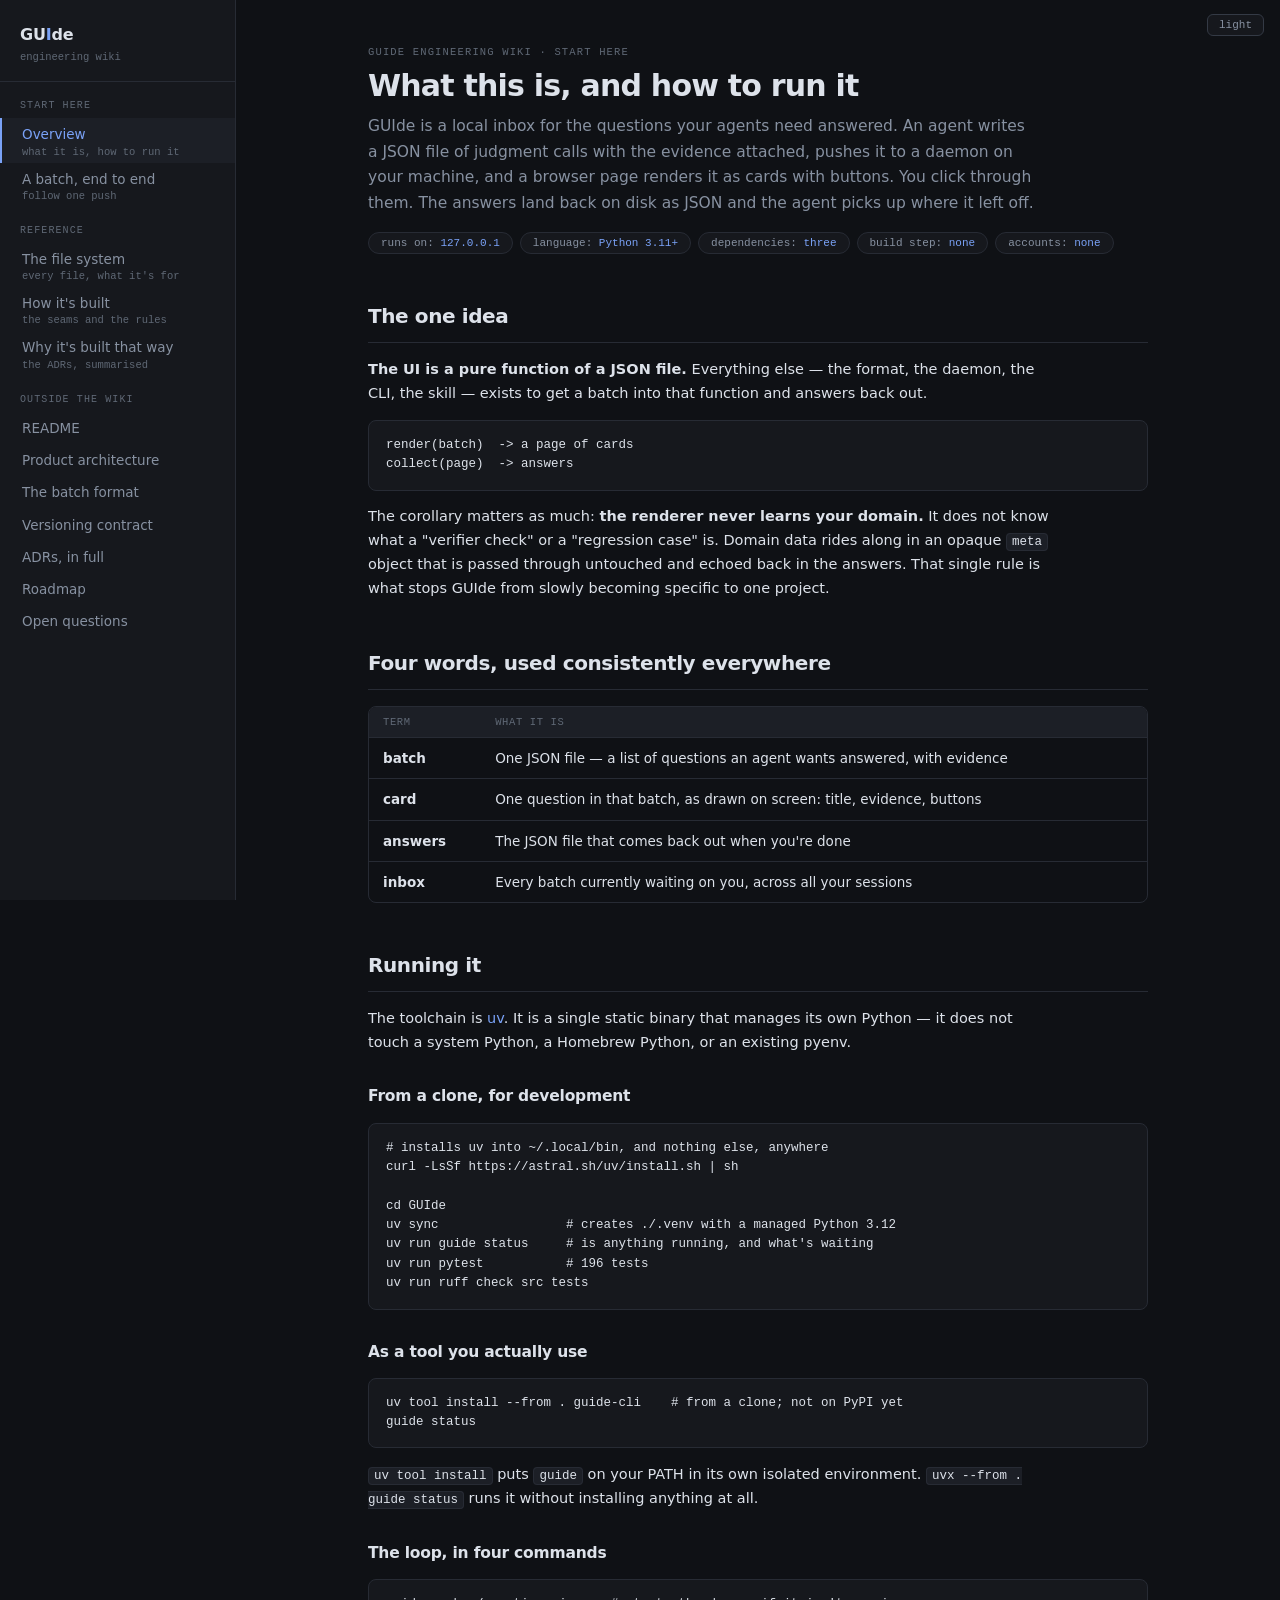
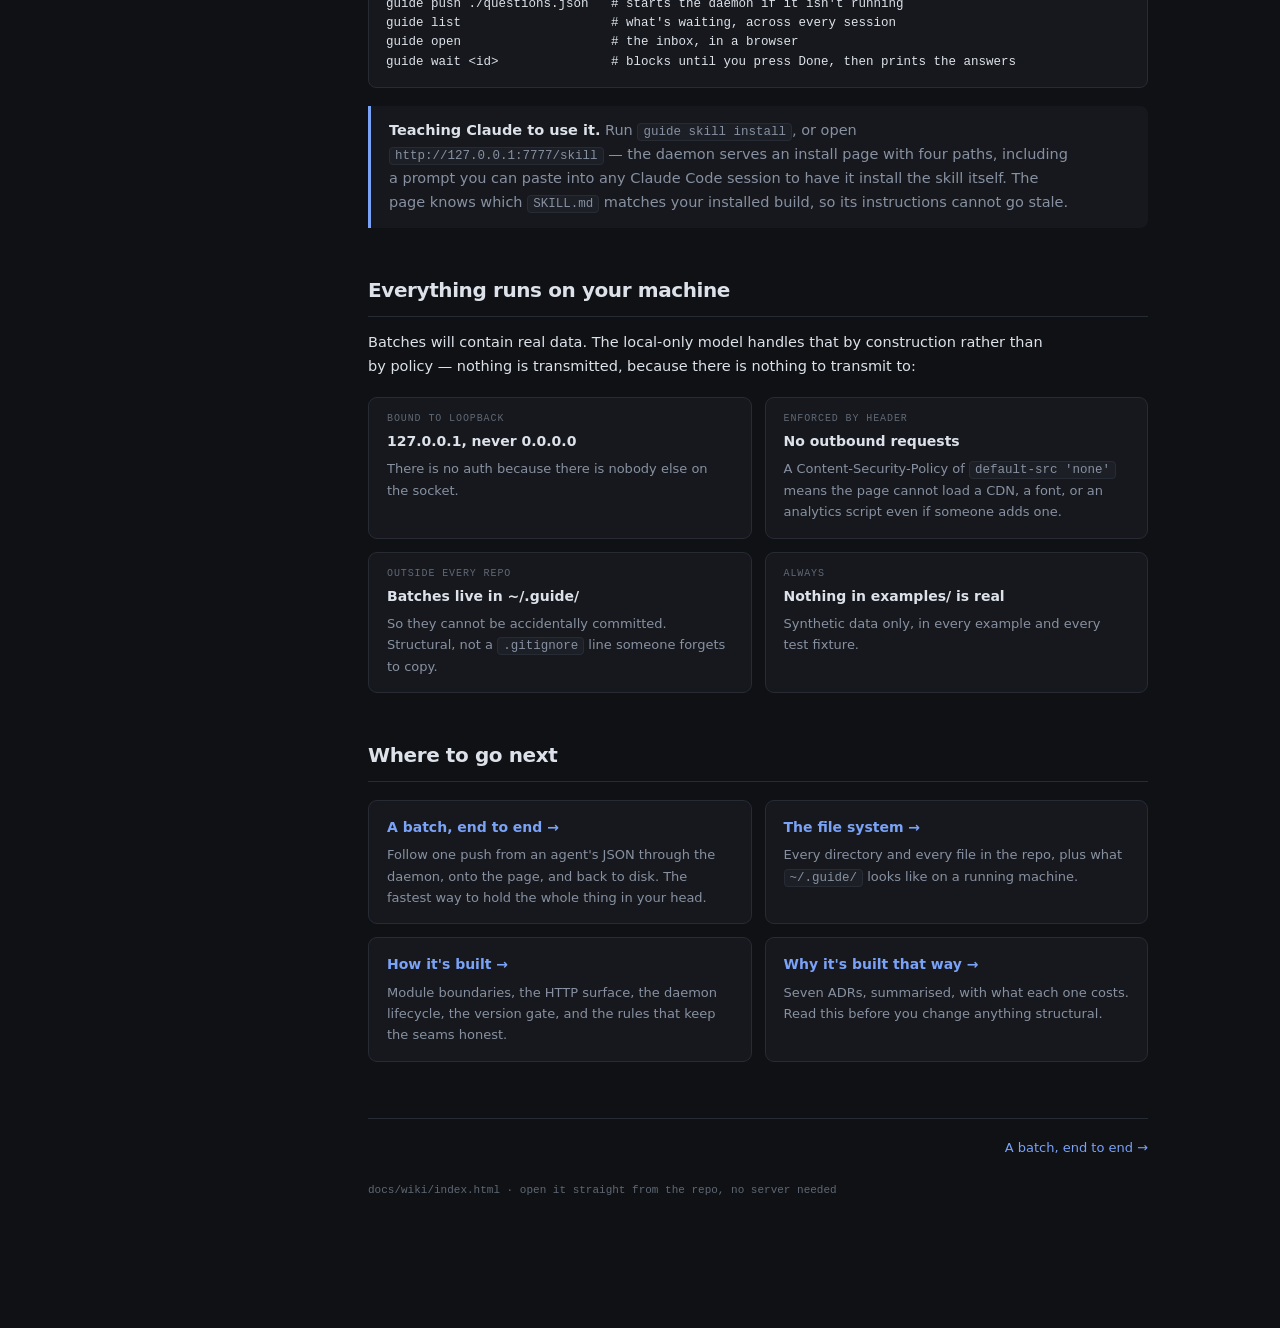
<file: docs/wiki/index.html>
<!doctype html>
<html lang="en" data-theme="dark">
  <head>
    <meta charset="utf-8" />
    <meta name="viewport" content="width=device-width, initial-scale=1" />
    <title>GUIde wiki — overview</title>
    <link rel="stylesheet" href="wiki.css" />
  </head>
  <body>
    <div class="shell">
      <main class="main">
        <article class="doc">
          <div class="eyebrow">GUIde engineering wiki · start here</div>
          <h1>What this is, and how to run it</h1>
          <p class="lede">
            GUIde is a local inbox for the questions your agents need answered. An
            agent writes a JSON file of judgment calls with the evidence attached,
            pushes it to a daemon on your machine, and a browser page renders it as
            cards with buttons. You click through them. The answers land back on
            disk as JSON and the agent picks up where it left off.
          </p>

          <div class="chips">
            <span class="chip">runs on: <b>127.0.0.1</b></span>
            <span class="chip">language: <b>Python 3.11+</b></span>
            <span class="chip">dependencies: <b>three</b></span>
            <span class="chip">build step: <b>none</b></span>
            <span class="chip">accounts: <b>none</b></span>
          </div>

          <h2>The one idea</h2>
          <p>
            <strong>The UI is a pure function of a JSON file.</strong> Everything
            else — the format, the daemon, the CLI, the skill — exists to get a
            batch into that function and answers back out.
          </p>
          <pre><code>render(batch)  -&gt; a page of cards
collect(page)  -&gt; answers</code></pre>
          <p>
            The corollary matters as much: <strong>the renderer never learns your
            domain.</strong> It does not know what a "verifier check" or a
            "regression case" is. Domain data rides along in an opaque
            <code>meta</code> object that is passed through untouched and echoed
            back in the answers. That single rule is what stops GUIde from slowly
            becoming specific to one project.
          </p>

          <h2>Four words, used consistently everywhere</h2>
          <div class="tablewrap">
            <table>
              <thead>
                <tr><th>Term</th><th>What it is</th></tr>
              </thead>
              <tbody>
                <tr><td><b>batch</b></td><td>One JSON file — a list of questions an agent wants answered, with evidence</td></tr>
                <tr><td><b>card</b></td><td>One question in that batch, as drawn on screen: title, evidence, buttons</td></tr>
                <tr><td><b>answers</b></td><td>The JSON file that comes back out when you're done</td></tr>
                <tr><td><b>inbox</b></td><td>Every batch currently waiting on you, across all your sessions</td></tr>
              </tbody>
            </table>
          </div>

          <h2>Running it</h2>
          <p>
            The toolchain is <a href="https://docs.astral.sh/uv/">uv</a>. It is a
            single static binary that manages its own Python — it does not touch a
            system Python, a Homebrew Python, or an existing pyenv.
          </p>

          <h3>From a clone, for development</h3>
          <pre><code># installs uv into ~/.local/bin, and nothing else, anywhere
curl -LsSf https://astral.sh/uv/install.sh | sh

cd GUIde
uv sync                 # creates ./.venv with a managed Python 3.12
uv run guide status     # is anything running, and what's waiting
uv run pytest           # 196 tests
uv run ruff check src tests</code></pre>

          <h3>As a tool you actually use</h3>
          <pre><code>uv tool install --from . guide-cli    # from a clone; not on PyPI yet
guide status</code></pre>
          <p>
            <code>uv tool install</code> puts <code>guide</code> on your PATH in its
            own isolated environment. <code>uvx --from . guide status</code> runs it
            without installing anything at all.
          </p>

          <h3>The loop, in four commands</h3>
          <pre><code>guide push ./questions.json   # starts the daemon if it isn't running
guide list                    # what's waiting, across every session
guide open                    # the inbox, in a browser
guide wait &lt;id&gt;               # blocks until you press Done, then prints the answers</code></pre>

          <div class="note">
            <p>
              <b>Teaching Claude to use it.</b> Run <code>guide skill install</code>,
              or open <code>http://127.0.0.1:7777/skill</code> — the daemon serves an
              install page with four paths, including a prompt you can paste into any
              Claude Code session to have it install the skill itself. The page knows
              which <code>SKILL.md</code> matches your installed build, so its
              instructions cannot go stale.
            </p>
          </div>

          <h2>Everything runs on your machine</h2>
          <p>
            Batches will contain real data. The local-only model handles that by
            construction rather than by policy — nothing is transmitted, because
            there is nothing to transmit to:
          </p>
          <div class="cards">
            <div class="card">
              <div class="k">bound to loopback</div>
              <h4>127.0.0.1, never 0.0.0.0</h4>
              <p>There is no auth because there is nobody else on the socket.</p>
            </div>
            <div class="card">
              <div class="k">enforced by header</div>
              <h4>No outbound requests</h4>
              <p>
                A Content-Security-Policy of <code>default-src 'none'</code> means
                the page cannot load a CDN, a font, or an analytics script even if
                someone adds one.
              </p>
            </div>
            <div class="card">
              <div class="k">outside every repo</div>
              <h4>Batches live in ~/.guide/</h4>
              <p>
                So they cannot be accidentally committed. Structural, not a
                <code>.gitignore</code> line someone forgets to copy.
              </p>
            </div>
            <div class="card">
              <div class="k">always</div>
              <h4>Nothing in examples/ is real</h4>
              <p>Synthetic data only, in every example and every test fixture.</p>
            </div>
          </div>

          <h2>Where to go next</h2>
          <div class="cards">
            <div class="card">
              <h4><a href="walkthrough.html">A batch, end to end →</a></h4>
              <p>
                Follow one push from an agent's JSON through the daemon, onto the
                page, and back to disk. The fastest way to hold the whole thing in
                your head.
              </p>
            </div>
            <div class="card">
              <h4><a href="filesystem.html">The file system →</a></h4>
              <p>
                Every directory and every file in the repo, plus what
                <code>~/.guide/</code> looks like on a running machine.
              </p>
            </div>
            <div class="card">
              <h4><a href="architecture.html">How it's built →</a></h4>
              <p>
                Module boundaries, the HTTP surface, the daemon lifecycle, the
                version gate, and the rules that keep the seams honest.
              </p>
            </div>
            <div class="card">
              <h4><a href="decisions.html">Why it's built that way →</a></h4>
              <p>
                Seven ADRs, summarised, with what each one costs. Read this before
                you change anything structural.
              </p>
            </div>
          </div>

          <div class="pager">
            <span></span>
            <a href="walkthrough.html">A batch, end to end →</a>
          </div>
          <footer class="wiki">
            docs/wiki/index.html · open it straight from the repo, no server needed
          </footer>
        </article>
      </main>
    </div>
    <script src="wiki.js"></script>
  </body>
</html>
</file>
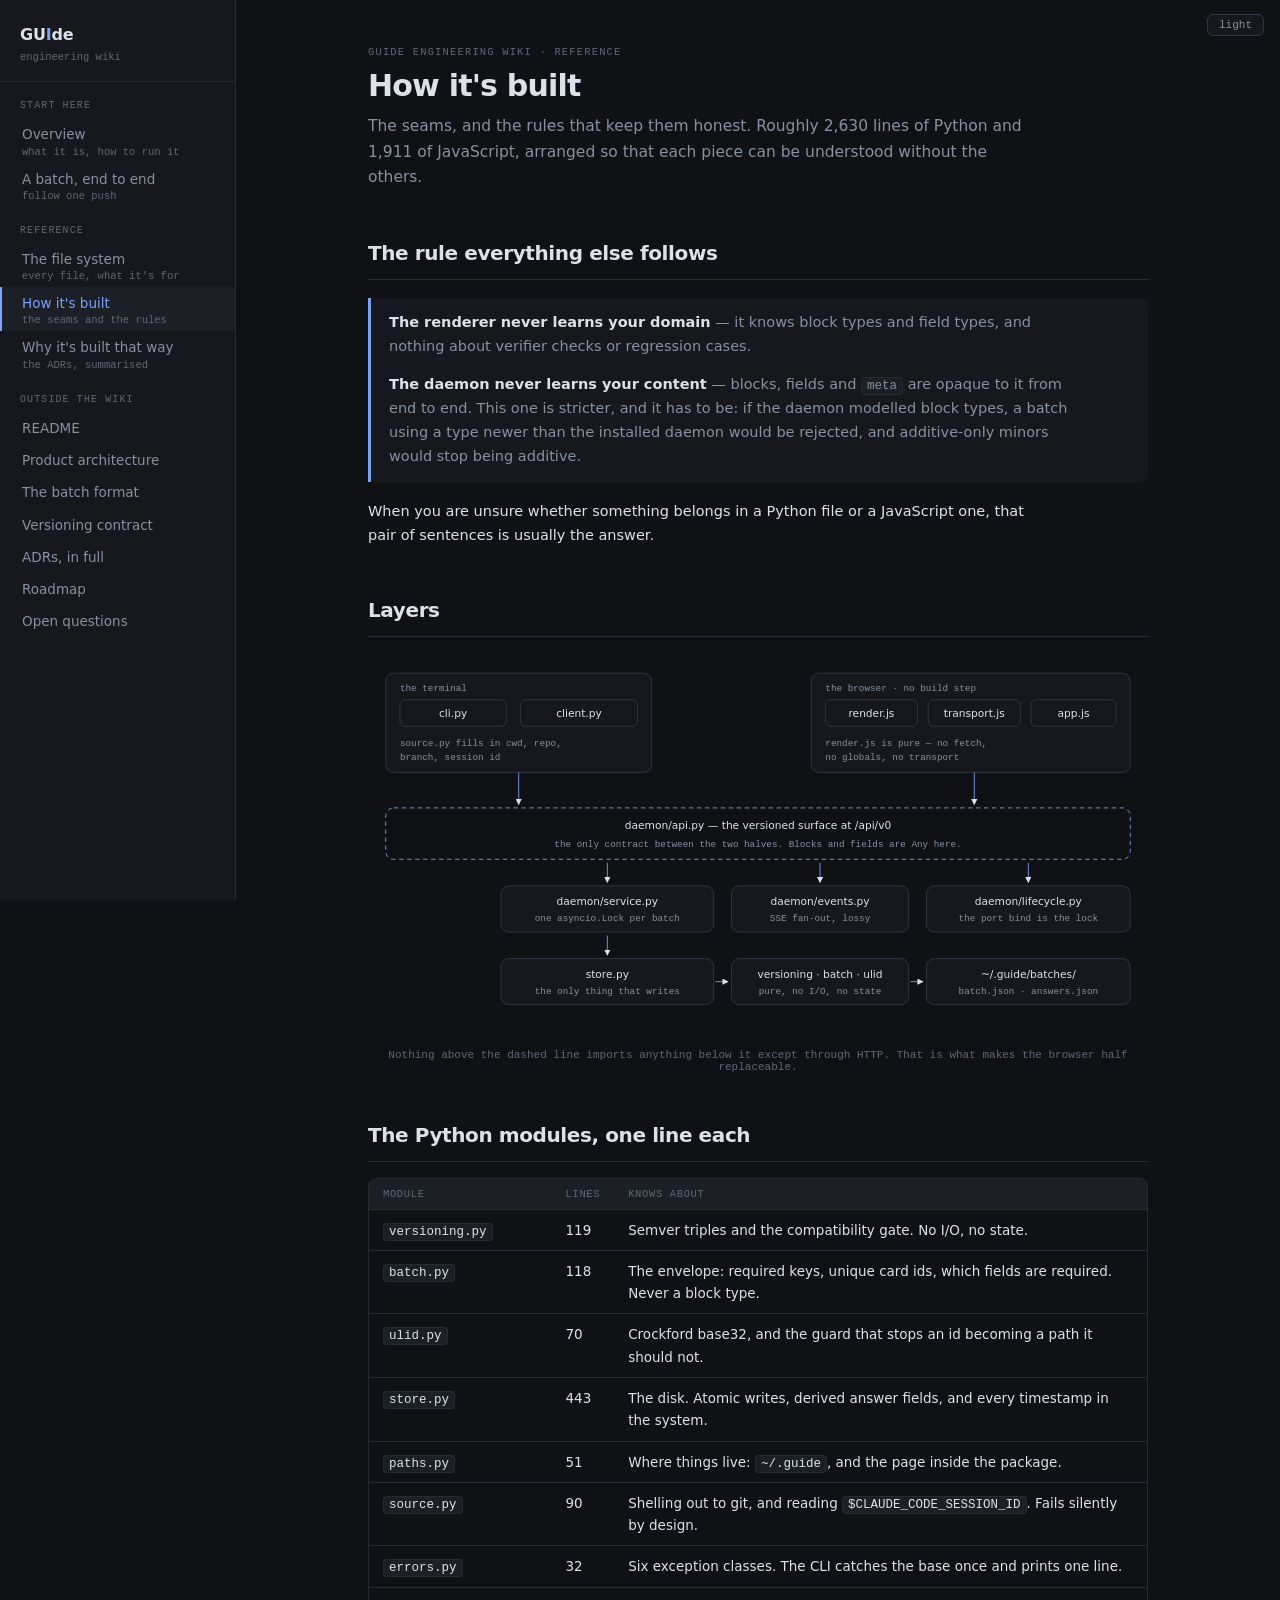
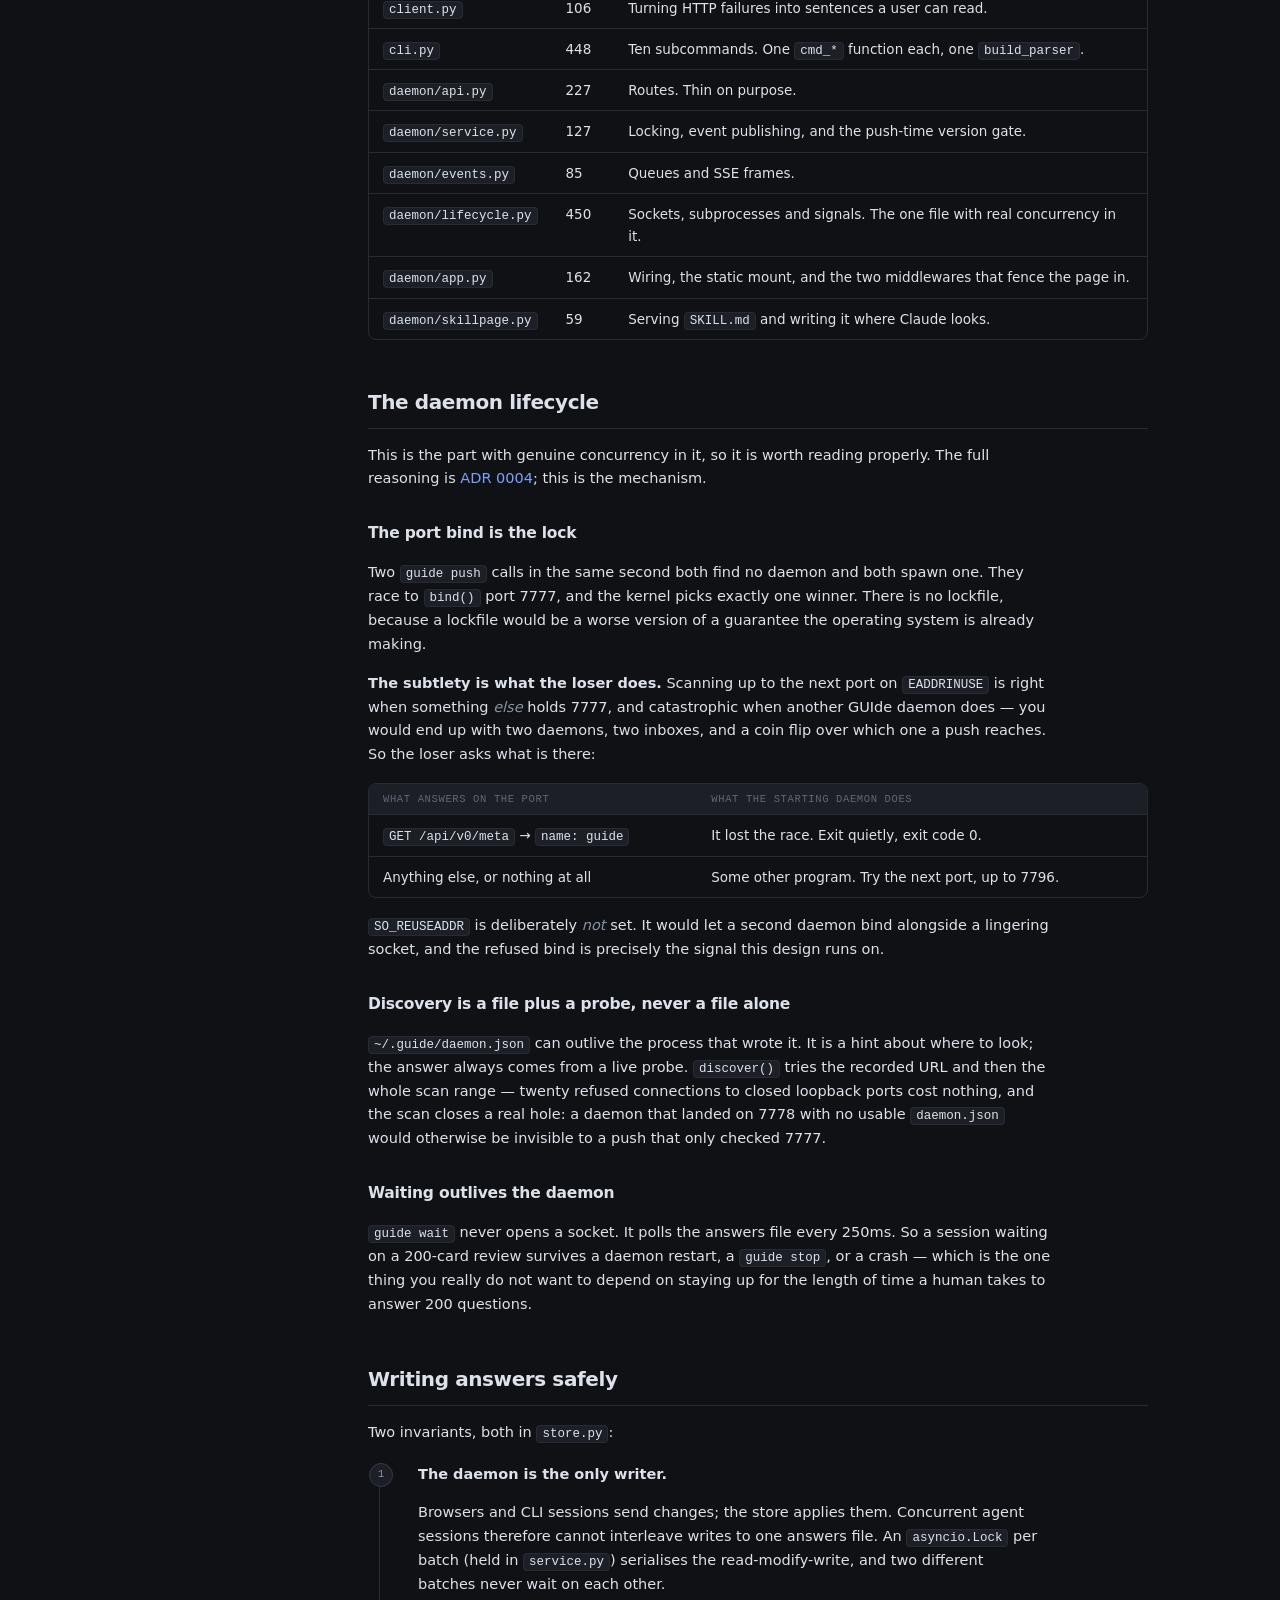
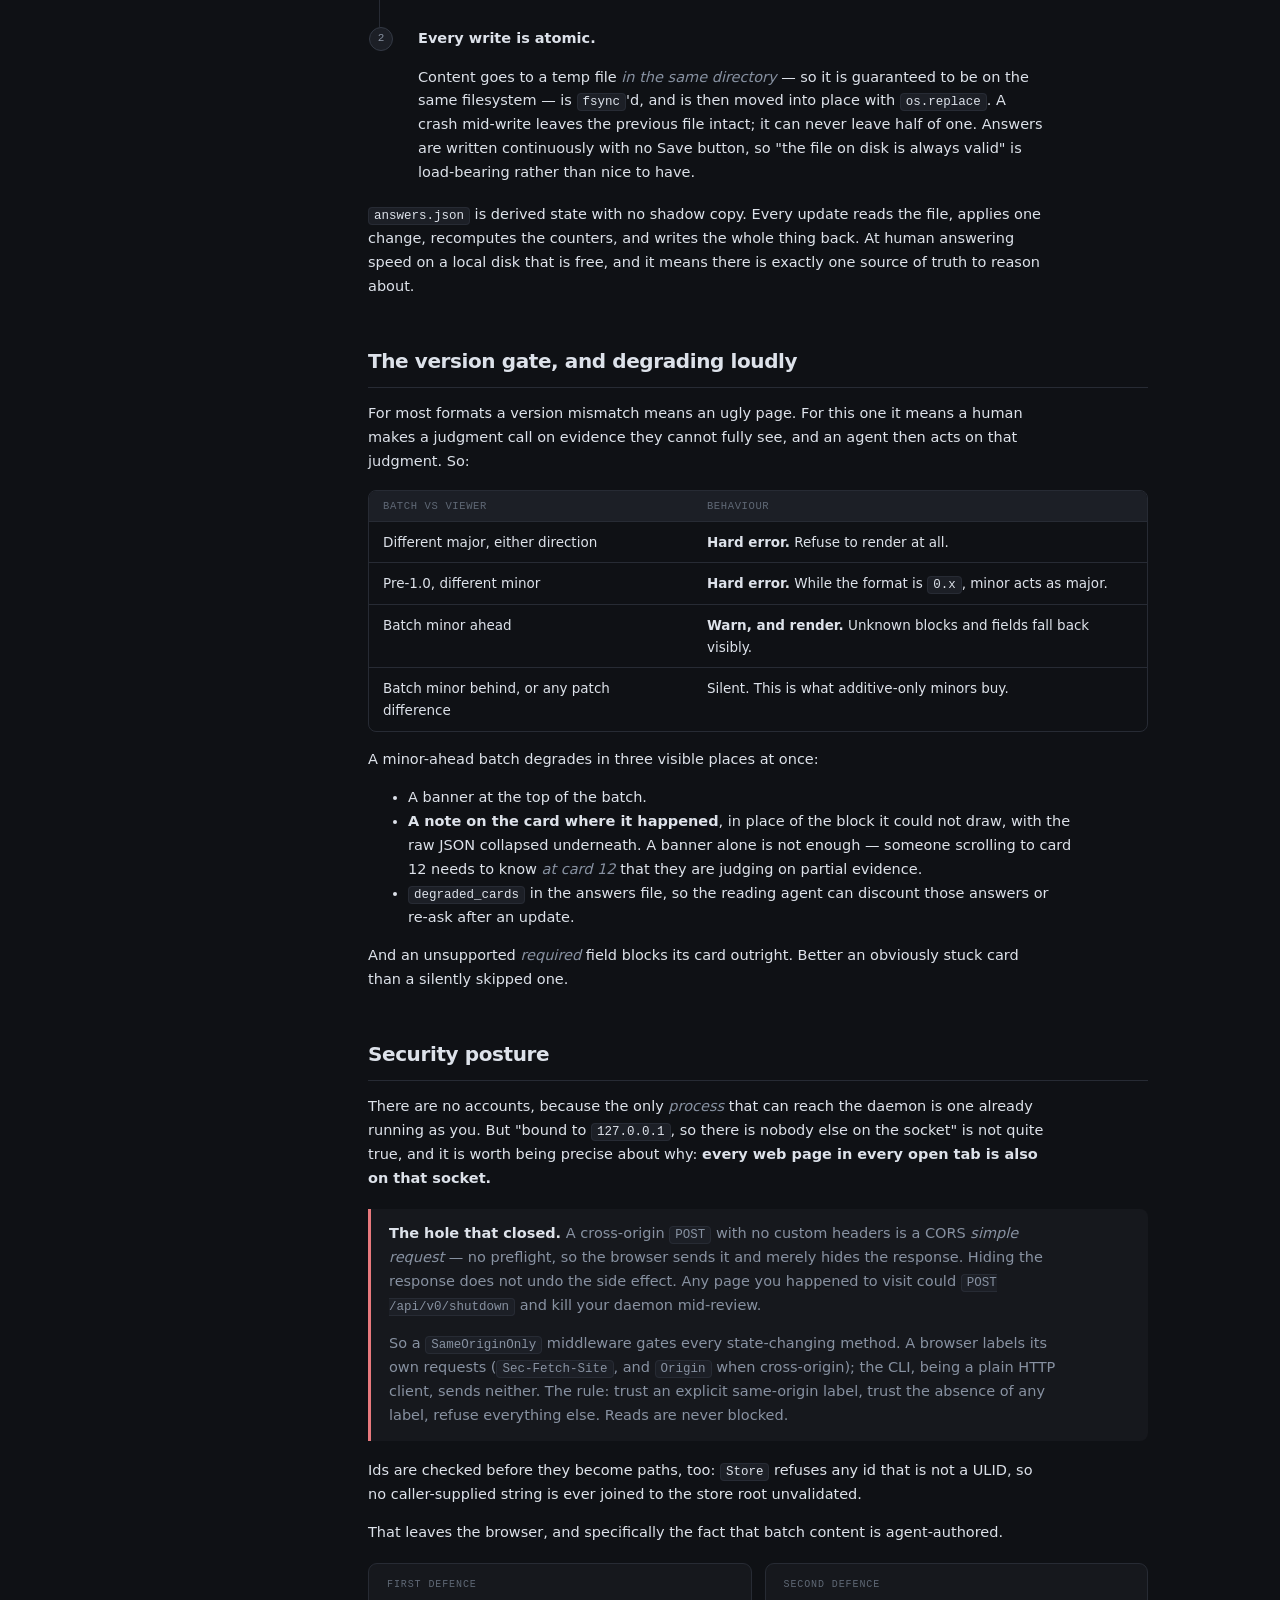
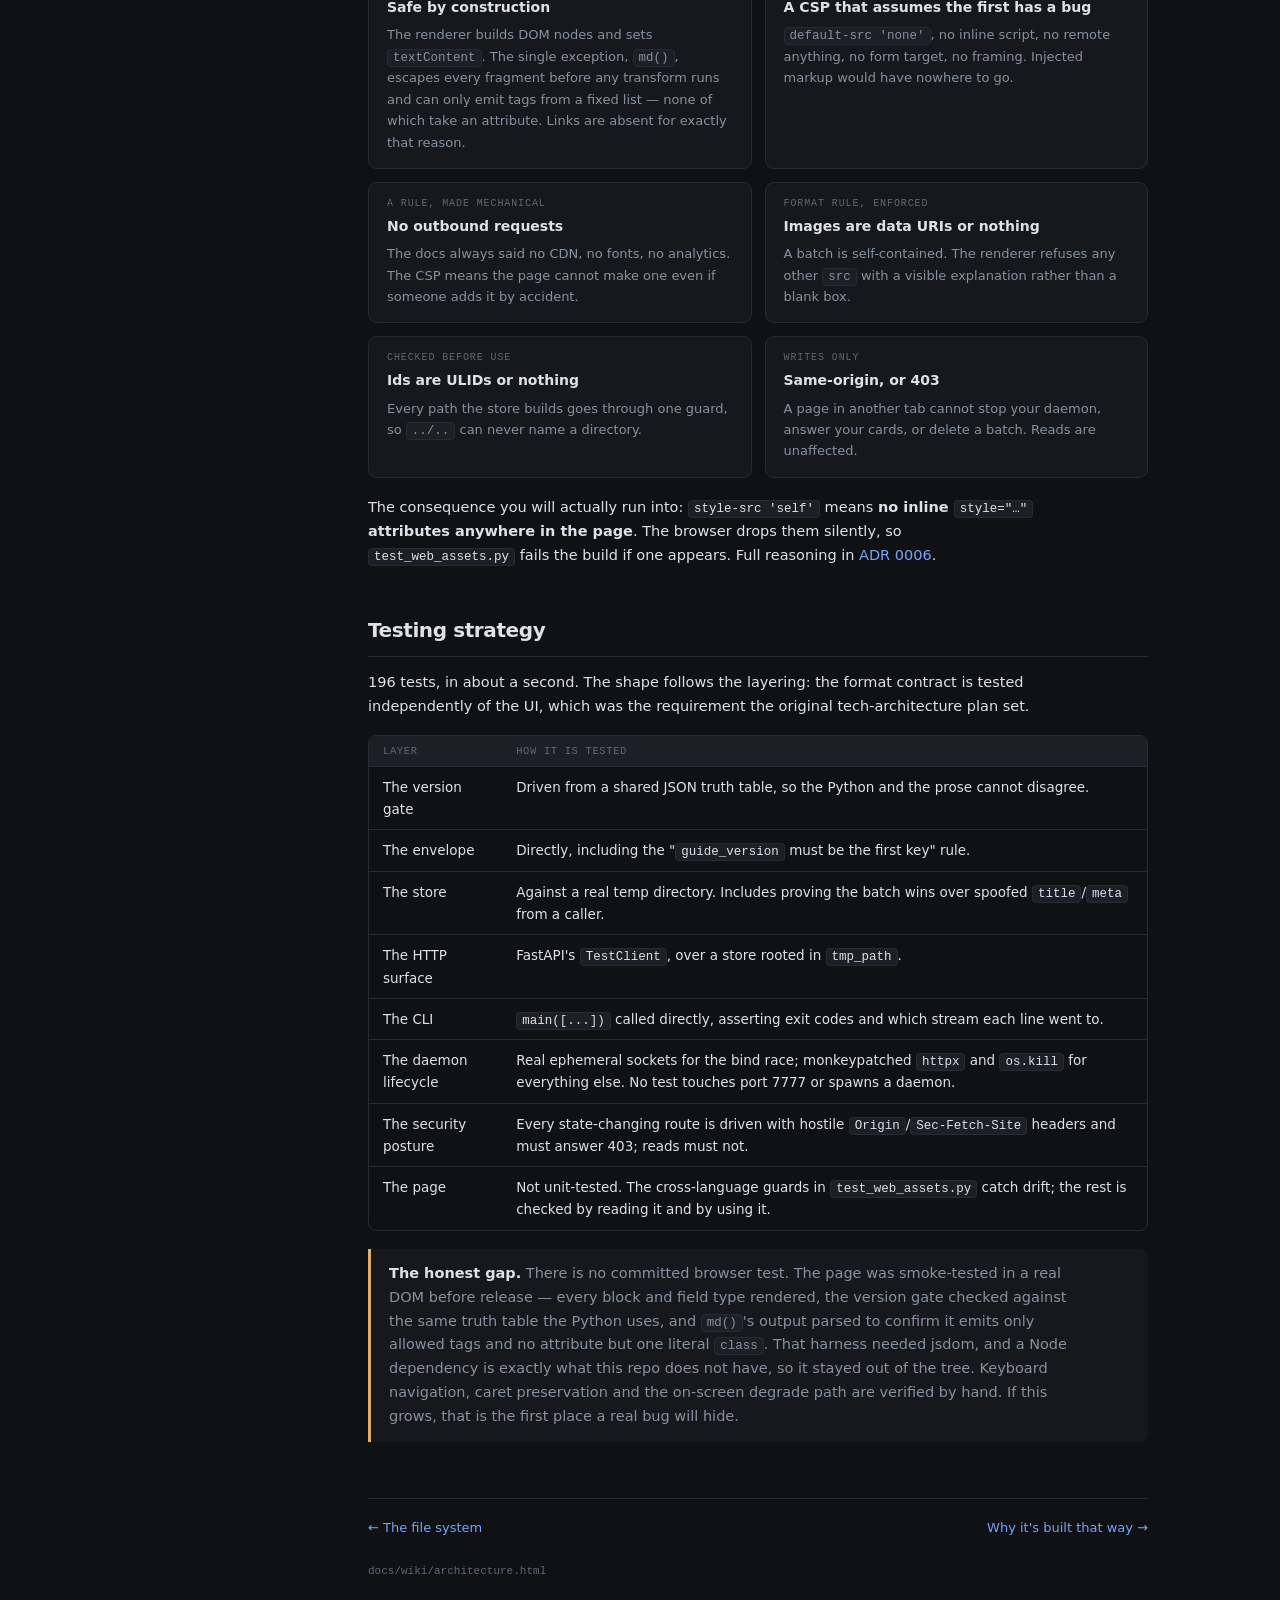
<file: docs/wiki/architecture.html>
<!doctype html>
<html lang="en" data-theme="dark">
  <head>
    <meta charset="utf-8" />
    <meta name="viewport" content="width=device-width, initial-scale=1" />
    <title>GUIde wiki — how it's built</title>
    <link rel="stylesheet" href="wiki.css" />
  </head>
  <body>
    <div class="shell">
      <main class="main">
        <article class="doc">
          <div class="eyebrow">GUIde engineering wiki · reference</div>
          <h1>How it's built</h1>
          <p class="lede">
            The seams, and the rules that keep them honest. Roughly 2,630 lines of
            Python and 1,911 of JavaScript, arranged so that each piece can be
            understood without the others.
          </p>

          <h2>The rule everything else follows</h2>
          <div class="note">
            <p>
              <b>The renderer never learns your domain</b> — it knows block types
              and field types, and nothing about verifier checks or regression
              cases.
            </p>
            <p>
              <b>The daemon never learns your content</b> — blocks, fields and
              <code>meta</code> are opaque to it from end to end. This one is
              stricter, and it has to be: if the daemon modelled block types, a
              batch using a type newer than the installed daemon would be rejected,
              and additive-only minors would stop being additive.
            </p>
          </div>
          <p>
            When you are unsure whether something belongs in a Python file or a
            JavaScript one, that pair of sentences is usually the answer.
          </p>

          <h2>Layers</h2>
          <figure class="dia">
            <svg viewBox="0 0 880 430" role="img" aria-labelledby="modtitle">
              <title id="modtitle">
                Module dependency map: the CLI and the browser both sit on the HTTP
                surface; the store is the only thing that touches disk.
              </title>
              <defs>
                <marker id="a2" viewBox="0 0 8 8" refX="7" refY="4" markerWidth="7" markerHeight="7" orient="auto">
                  <path d="M0,0 L8,4 L0,8 z" fill="currentColor" />
                </marker>
              </defs>

              <!-- Browser -->
              <rect class="dsurface" x="500" y="16" width="360" height="112" rx="9" />
              <text class="dmuted" x="516" y="36">the browser · no build step</text>
              <rect class="dsurface" x="516" y="46" width="104" height="30" rx="6" />
              <text class="dtext" x="568" y="66" text-anchor="middle">render.js</text>
              <rect class="dsurface" x="632" y="46" width="104" height="30" rx="6" />
              <text class="dtext" x="684" y="66" text-anchor="middle">transport.js</text>
              <rect class="dsurface" x="748" y="46" width="96" height="30" rx="6" />
              <text class="dtext" x="796" y="66" text-anchor="middle">app.js</text>
              <text class="dmuted" x="516" y="98">render.js is pure — no fetch,</text>
              <text class="dmuted" x="516" y="114">no globals, no transport</text>

              <!-- CLI -->
              <rect class="dsurface" x="20" y="16" width="300" height="112" rx="9" />
              <text class="dmuted" x="36" y="36">the terminal</text>
              <rect class="dsurface" x="36" y="46" width="120" height="30" rx="6" />
              <text class="dtext" x="96" y="66" text-anchor="middle">cli.py</text>
              <rect class="dsurface" x="172" y="46" width="132" height="30" rx="6" />
              <text class="dtext" x="238" y="66" text-anchor="middle">client.py</text>
              <text class="dmuted" x="36" y="98">source.py fills in cwd, repo,</text>
              <text class="dmuted" x="36" y="114">branch, session id</text>

              <!-- HTTP surface -->
              <rect class="daccent" x="20" y="168" width="840" height="58" rx="9" stroke-dasharray="5 4" />
              <text class="dtext" x="440" y="192" text-anchor="middle">daemon/api.py — the versioned surface at /api/v0</text>
              <text class="dmuted" x="440" y="212" text-anchor="middle">the only contract between the two halves. Blocks and fields are Any here.</text>

              <!-- service -->
              <rect class="dsurface" x="150" y="256" width="240" height="52" rx="9" />
              <text class="dtext" x="270" y="278" text-anchor="middle">daemon/service.py</text>
              <text class="dmuted" x="270" y="296" text-anchor="middle">one asyncio.Lock per batch</text>

              <rect class="dsurface" x="410" y="256" width="200" height="52" rx="9" />
              <text class="dtext" x="510" y="278" text-anchor="middle">daemon/events.py</text>
              <text class="dmuted" x="510" y="296" text-anchor="middle">SSE fan-out, lossy</text>

              <rect class="dsurface" x="630" y="256" width="230" height="52" rx="9" />
              <text class="dtext" x="745" y="278" text-anchor="middle">daemon/lifecycle.py</text>
              <text class="dmuted" x="745" y="296" text-anchor="middle">the port bind is the lock</text>

              <!-- store + disk -->
              <rect class="dsurface" x="150" y="338" width="240" height="52" rx="9" />
              <text class="dtext" x="270" y="360" text-anchor="middle">store.py</text>
              <text class="dmuted" x="270" y="378" text-anchor="middle">the only thing that writes</text>

              <rect class="dsurface" x="410" y="338" width="200" height="52" rx="9" />
              <text class="dtext" x="510" y="360" text-anchor="middle">versioning · batch · ulid</text>
              <text class="dmuted" x="510" y="378" text-anchor="middle">pure, no I/O, no state</text>

              <rect class="dsurface" x="630" y="338" width="230" height="52" rx="9" />
              <text class="dtext" x="745" y="360" text-anchor="middle">~/.guide/batches/</text>
              <text class="dmuted" x="745" y="378" text-anchor="middle">batch.json · answers.json</text>

              <g color="#7aa2f7">
                <line class="dline-a" x1="170" y1="128" x2="170" y2="164" marker-end="url(#a2)" />
                <line class="dline-a" x1="684" y1="128" x2="684" y2="164" marker-end="url(#a2)" />
                <line class="dline-a" x1="270" y1="230" x2="270" y2="252" marker-end="url(#a2)" />
                <line class="dline-a" x1="510" y1="230" x2="510" y2="252" marker-end="url(#a2)" />
                <line class="dline-a" x1="745" y1="230" x2="745" y2="252" marker-end="url(#a2)" />
                <line class="dline-a" x1="270" y1="312" x2="270" y2="334" marker-end="url(#a2)" />
                <line class="dline-a" x1="392" y1="364" x2="406" y2="364" marker-end="url(#a2)" />
                <line class="dline-a" x1="612" y1="364" x2="626" y2="364" marker-end="url(#a2)" />
              </g>
            </svg>
            <figcaption>
              Nothing above the dashed line imports anything below it except through
              HTTP. That is what makes the browser half replaceable.
            </figcaption>
          </figure>

          <h2>The Python modules, one line each</h2>
          <div class="tablewrap">
            <table>
              <thead>
                <tr><th>Module</th><th>Lines</th><th>Knows about</th></tr>
              </thead>
              <tbody>
                <tr><td><code>versioning.py</code></td><td>119</td><td>Semver triples and the compatibility gate. No I/O, no state.</td></tr>
                <tr><td><code>batch.py</code></td><td>118</td><td>The envelope: required keys, unique card ids, which fields are required. Never a block type.</td></tr>
                <tr><td><code>ulid.py</code></td><td>70</td><td>Crockford base32, and the guard that stops an id becoming a path it should not.</td></tr>
                <tr><td><code>store.py</code></td><td>443</td><td>The disk. Atomic writes, derived answer fields, and every timestamp in the system.</td></tr>
                <tr><td><code>paths.py</code></td><td>51</td><td>Where things live: <code>~/.guide</code>, and the page inside the package.</td></tr>
                <tr><td><code>source.py</code></td><td>90</td><td>Shelling out to git, and reading <code>$CLAUDE_CODE_SESSION_ID</code>. Fails silently by design.</td></tr>
                <tr><td><code>errors.py</code></td><td>32</td><td>Six exception classes. The CLI catches the base once and prints one line.</td></tr>
                <tr><td><code>client.py</code></td><td>106</td><td>Turning HTTP failures into sentences a user can read.</td></tr>
                <tr><td><code>cli.py</code></td><td>448</td><td>Ten subcommands. One <code>cmd_*</code> function each, one <code>build_parser</code>.</td></tr>
                <tr><td><code>daemon/api.py</code></td><td>227</td><td>Routes. Thin on purpose.</td></tr>
                <tr><td><code>daemon/service.py</code></td><td>127</td><td>Locking, event publishing, and the push-time version gate.</td></tr>
                <tr><td><code>daemon/events.py</code></td><td>85</td><td>Queues and SSE frames.</td></tr>
                <tr><td><code>daemon/lifecycle.py</code></td><td>450</td><td>Sockets, subprocesses and signals. The one file with real concurrency in it.</td></tr>
                <tr><td><code>daemon/app.py</code></td><td>162</td><td>Wiring, the static mount, and the two middlewares that fence the page in.</td></tr>
                <tr><td><code>daemon/skillpage.py</code></td><td>59</td><td>Serving <code>SKILL.md</code> and writing it where Claude looks.</td></tr>
              </tbody>
            </table>
          </div>

          <h2 id="lifecycle">The daemon lifecycle</h2>
          <p>
            This is the part with genuine concurrency in it, so it is worth reading
            properly. The full reasoning is
            <a href="../decisions/0004-daemon-lifecycle.md">ADR 0004</a>; this is
            the mechanism.
          </p>

          <h3>The port bind is the lock</h3>
          <p>
            Two <code>guide push</code> calls in the same second both find no daemon
            and both spawn one. They race to <code>bind()</code> port 7777, and the
            kernel picks exactly one winner. There is no lockfile, because a
            lockfile would be a worse version of a guarantee the operating system is
            already making.
          </p>
          <p>
            <strong>The subtlety is what the loser does.</strong> Scanning up to the
            next port on <code>EADDRINUSE</code> is right when something
            <em>else</em> holds 7777, and catastrophic when another GUIde daemon
            does — you would end up with two daemons, two inboxes, and a coin flip
            over which one a push reaches. So the loser asks what is there:
          </p>
          <div class="tablewrap">
            <table>
              <thead><tr><th>What answers on the port</th><th>What the starting daemon does</th></tr></thead>
              <tbody>
                <tr><td><code>GET /api/v0/meta</code> → <code>name: guide</code></td><td>It lost the race. Exit quietly, exit code 0.</td></tr>
                <tr><td>Anything else, or nothing at all</td><td>Some other program. Try the next port, up to 7796.</td></tr>
              </tbody>
            </table>
          </div>
          <p>
            <code>SO_REUSEADDR</code> is deliberately <em>not</em> set. It would let
            a second daemon bind alongside a lingering socket, and the refused bind
            is precisely the signal this design runs on.
          </p>

          <h3>Discovery is a file plus a probe, never a file alone</h3>
          <p>
            <code>~/.guide/daemon.json</code> can outlive the process that wrote it.
            It is a hint about where to look; the answer always comes from a live
            probe. <code>discover()</code> tries the recorded URL and then the whole
            scan range — twenty refused connections to closed loopback ports cost
            nothing, and the scan closes a real hole: a daemon that landed on 7778
            with no usable <code>daemon.json</code> would otherwise be invisible to
            a push that only checked 7777.
          </p>

          <h3>Waiting outlives the daemon</h3>
          <p>
            <code>guide wait</code> never opens a socket. It polls the answers file
            every 250ms. So a session waiting on a 200-card review survives a daemon
            restart, a <code>guide stop</code>, or a crash — which is the one thing
            you really do not want to depend on staying up for the length of time a
            human takes to answer 200 questions.
          </p>

          <h2>Writing answers safely</h2>
          <p>Two invariants, both in <code>store.py</code>:</p>
          <ol class="steps">
            <li>
              <b>The daemon is the only writer.</b>
              <p>
                Browsers and CLI sessions send changes; the store applies them.
                Concurrent agent sessions therefore cannot interleave writes to one
                answers file. An <code>asyncio.Lock</code> per batch (held in
                <code>service.py</code>) serialises the read-modify-write, and two
                different batches never wait on each other.
              </p>
            </li>
            <li>
              <b>Every write is atomic.</b>
              <p>
                Content goes to a temp file <em>in the same directory</em> — so it
                is guaranteed to be on the same filesystem — is
                <code>fsync</code>'d, and is then moved into place with
                <code>os.replace</code>. A crash mid-write leaves the previous file
                intact; it can never leave half of one. Answers are written
                continuously with no Save button, so "the file on disk is always
                valid" is load-bearing rather than nice to have.
              </p>
            </li>
          </ol>
          <p>
            <code>answers.json</code> is derived state with no shadow copy. Every
            update reads the file, applies one change, recomputes the counters, and
            writes the whole thing back. At human answering speed on a local disk
            that is free, and it means there is exactly one source of truth to
            reason about.
          </p>

          <h2>The version gate, and degrading loudly</h2>
          <p>
            For most formats a version mismatch means an ugly page. For this one it
            means a human makes a judgment call on evidence they cannot fully see,
            and an agent then acts on that judgment. So:
          </p>
          <div class="tablewrap">
            <table>
              <thead><tr><th>Batch vs viewer</th><th>Behaviour</th></tr></thead>
              <tbody>
                <tr><td>Different major, either direction</td><td><b>Hard error.</b> Refuse to render at all.</td></tr>
                <tr><td>Pre-1.0, different minor</td><td><b>Hard error.</b> While the format is <code>0.x</code>, minor acts as major.</td></tr>
                <tr><td>Batch minor ahead</td><td><b>Warn, and render.</b> Unknown blocks and fields fall back visibly.</td></tr>
                <tr><td>Batch minor behind, or any patch difference</td><td>Silent. This is what additive-only minors buy.</td></tr>
              </tbody>
            </table>
          </div>
          <p>A minor-ahead batch degrades in three visible places at once:</p>
          <ul>
            <li>A banner at the top of the batch.</li>
            <li>
              <strong>A note on the card where it happened</strong>, in place of the
              block it could not draw, with the raw JSON collapsed underneath. A
              banner alone is not enough — someone scrolling to card 12 needs to
              know <em>at card 12</em> that they are judging on partial evidence.
            </li>
            <li>
              <code>degraded_cards</code> in the answers file, so the reading agent
              can discount those answers or re-ask after an update.
            </li>
          </ul>
          <p>
            And an unsupported <em>required</em> field blocks its card outright.
            Better an obviously stuck card than a silently skipped one.
          </p>

          <h2>Security posture</h2>
          <p>
            There are no accounts, because the only <em>process</em> that can reach
            the daemon is one already running as you. But "bound to
            <code>127.0.0.1</code>, so there is nobody else on the socket" is not
            quite true, and it is worth being precise about why:
            <strong>every web page in every open tab is also on that
            socket.</strong>
          </p>
          <div class="note bad">
            <p>
              <b>The hole that closed.</b> A cross-origin <code>POST</code> with no
              custom headers is a CORS <em>simple request</em> — no preflight, so
              the browser sends it and merely hides the response. Hiding the
              response does not undo the side effect. Any page you happened to
              visit could <code>POST /api/v0/shutdown</code> and kill your daemon
              mid-review.
            </p>
            <p>
              So a <code>SameOriginOnly</code> middleware gates every
              state-changing method. A browser labels its own requests
              (<code>Sec-Fetch-Site</code>, and <code>Origin</code> when
              cross-origin); the CLI, being a plain HTTP client, sends neither. The
              rule: trust an explicit same-origin label, trust the absence of any
              label, refuse everything else. Reads are never blocked.
            </p>
          </div>
          <p>
            Ids are checked before they become paths, too: <code>Store</code>
            refuses any id that is not a ULID, so no caller-supplied string is ever
            joined to the store root unvalidated.
          </p>
          <p>
            That leaves the browser, and specifically the fact that batch content
            is agent-authored.
          </p>
          <div class="cards">
            <div class="card">
              <div class="k">first defence</div>
              <h4>Safe by construction</h4>
              <p>
                The renderer builds DOM nodes and sets <code>textContent</code>. The
                single exception, <code>md()</code>, escapes every fragment before
                any transform runs and can only emit tags from a fixed list — none
                of which take an attribute. Links are absent for exactly that
                reason.
              </p>
            </div>
            <div class="card">
              <div class="k">second defence</div>
              <h4>A CSP that assumes the first has a bug</h4>
              <p>
                <code>default-src 'none'</code>, no inline script, no remote
                anything, no form target, no framing. Injected markup would have
                nowhere to go.
              </p>
            </div>
            <div class="card">
              <div class="k">a rule, made mechanical</div>
              <h4>No outbound requests</h4>
              <p>
                The docs always said no CDN, no fonts, no analytics. The CSP means
                the page cannot make one even if someone adds it by accident.
              </p>
            </div>
            <div class="card">
              <div class="k">format rule, enforced</div>
              <h4>Images are data URIs or nothing</h4>
              <p>
                A batch is self-contained. The renderer refuses any other
                <code>src</code> with a visible explanation rather than a blank box.
              </p>
            </div>
            <div class="card">
              <div class="k">checked before use</div>
              <h4>Ids are ULIDs or nothing</h4>
              <p>
                Every path the store builds goes through one guard, so
                <code>../..</code> can never name a directory.
              </p>
            </div>
            <div class="card">
              <div class="k">writes only</div>
              <h4>Same-origin, or 403</h4>
              <p>
                A page in another tab cannot stop your daemon, answer your cards,
                or delete a batch. Reads are unaffected.
              </p>
            </div>
          </div>
          <p>
            The consequence you will actually run into:
            <code>style-src 'self'</code> means <strong>no inline
            <code>style="…"</code> attributes anywhere in the page</strong>. The
            browser drops them silently, so <code>test_web_assets.py</code> fails the
            build if one appears. Full reasoning in
            <a href="../decisions/0006-markdown-by-construction.md">ADR 0006</a>.
          </p>

          <h2>Testing strategy</h2>
          <p>
            196 tests, in about a second. The shape follows the layering: the format
            contract is tested independently of the UI, which was the requirement
            the original tech-architecture plan set.
          </p>
          <div class="tablewrap">
            <table>
              <thead><tr><th>Layer</th><th>How it is tested</th></tr></thead>
              <tbody>
                <tr><td>The version gate</td><td>Driven from a shared JSON truth table, so the Python and the prose cannot disagree.</td></tr>
                <tr><td>The envelope</td><td>Directly, including the "<code>guide_version</code> must be the first key" rule.</td></tr>
                <tr><td>The store</td><td>Against a real temp directory. Includes proving the batch wins over spoofed <code>title</code>/<code>meta</code> from a caller.</td></tr>
                <tr><td>The HTTP surface</td><td>FastAPI's <code>TestClient</code>, over a store rooted in <code>tmp_path</code>.</td></tr>
                <tr><td>The CLI</td><td><code>main([...])</code> called directly, asserting exit codes and which stream each line went to.</td></tr>
                <tr><td>The daemon lifecycle</td><td>Real ephemeral sockets for the bind race; monkeypatched <code>httpx</code> and <code>os.kill</code> for everything else. No test touches port 7777 or spawns a daemon.</td></tr>
                <tr><td>The security posture</td><td>Every state-changing route is driven with hostile <code>Origin</code>/<code>Sec-Fetch-Site</code> headers and must answer 403; reads must not.</td></tr>
                <tr><td>The page</td><td>Not unit-tested. The cross-language guards in <code>test_web_assets.py</code> catch drift; the rest is checked by reading it and by using it.</td></tr>
              </tbody>
            </table>
          </div>
          <div class="note warn">
            <p>
              <b>The honest gap.</b> There is no committed browser test. The page
              was smoke-tested in a real DOM before release — every block and field
              type rendered, the version gate checked against the same truth table
              the Python uses, and <code>md()</code>'s output parsed to confirm it
              emits only allowed tags and no attribute but one literal
              <code>class</code>. That harness needed jsdom, and a Node dependency
              is exactly what this repo does not have, so it stayed out of the tree.
              Keyboard navigation, caret preservation and the on-screen degrade path
              are verified by hand. If this grows, that is the first place a real bug
              will hide.
            </p>
          </div>

          <div class="pager">
            <a href="filesystem.html">← The file system</a>
            <a href="decisions.html">Why it's built that way →</a>
          </div>
          <footer class="wiki">docs/wiki/architecture.html</footer>
        </article>
      </main>
    </div>
    <script src="wiki.js"></script>
  </body>
</html>
</file>
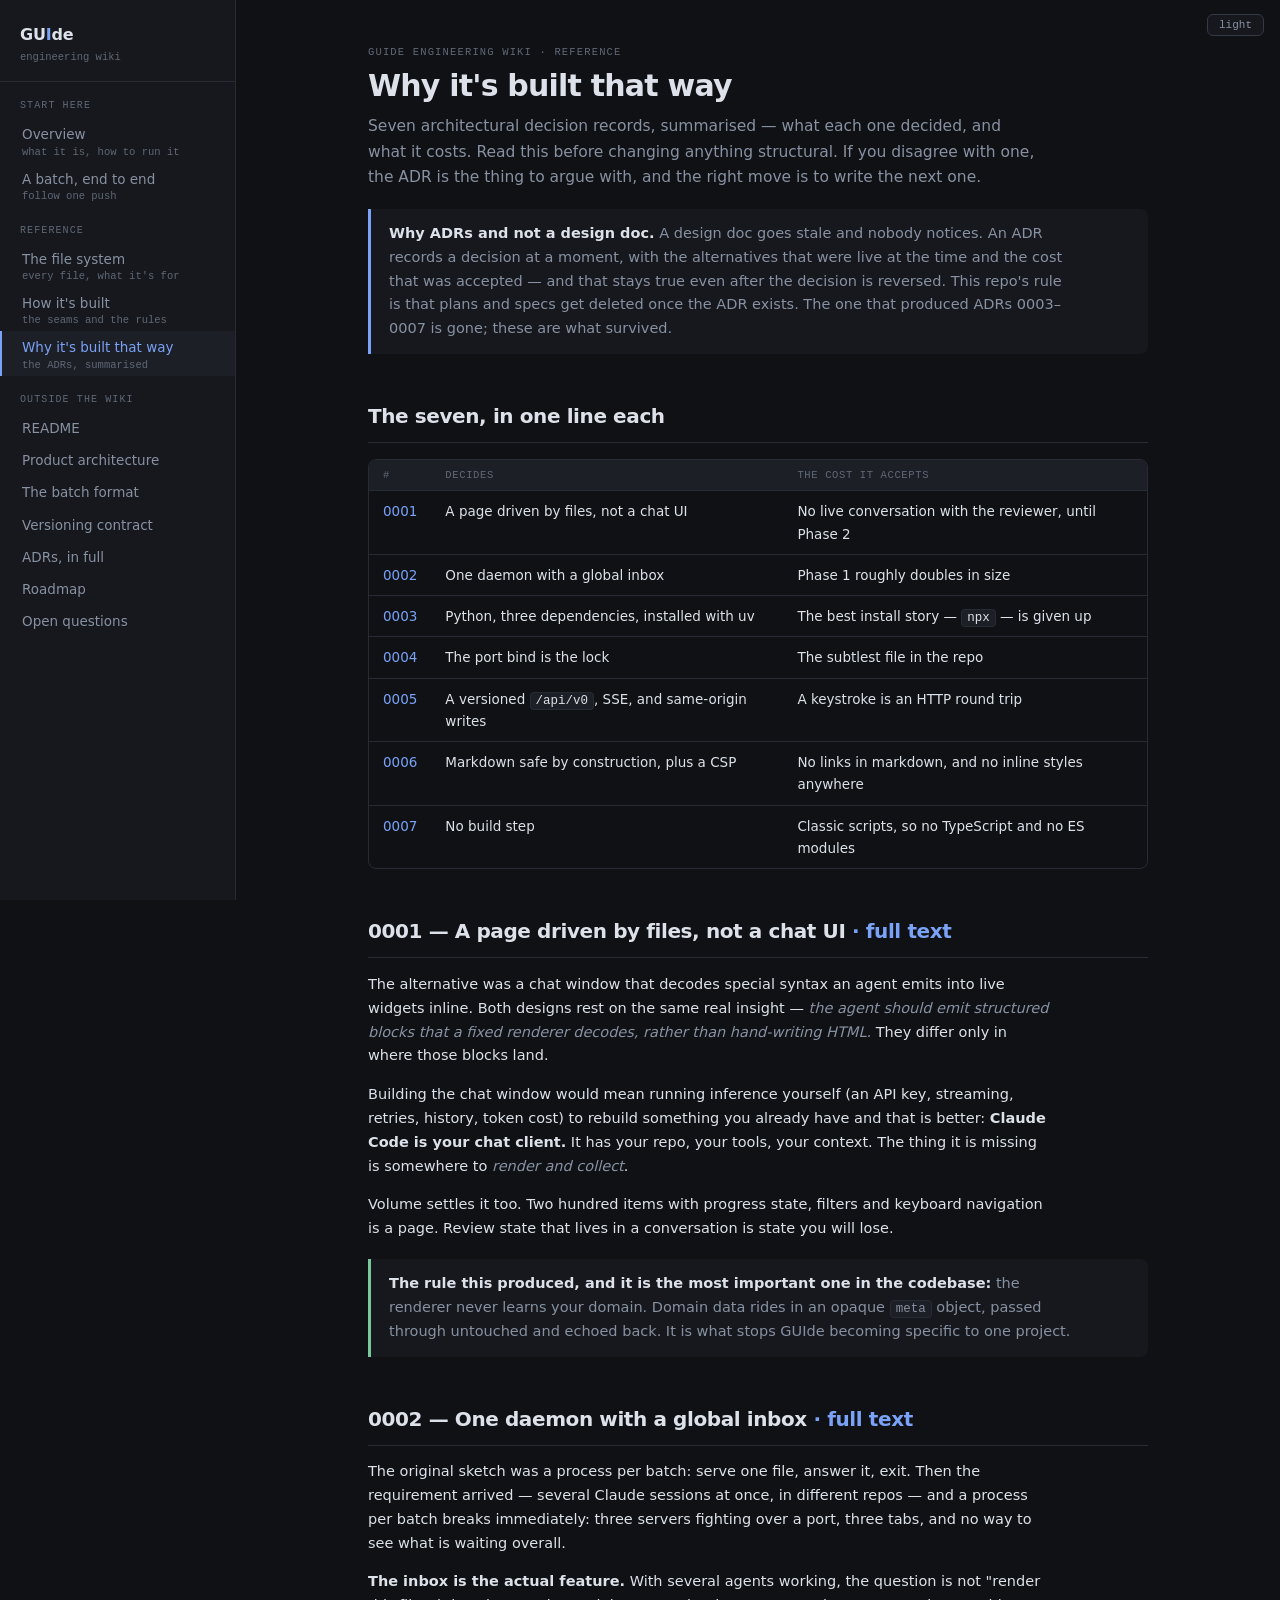
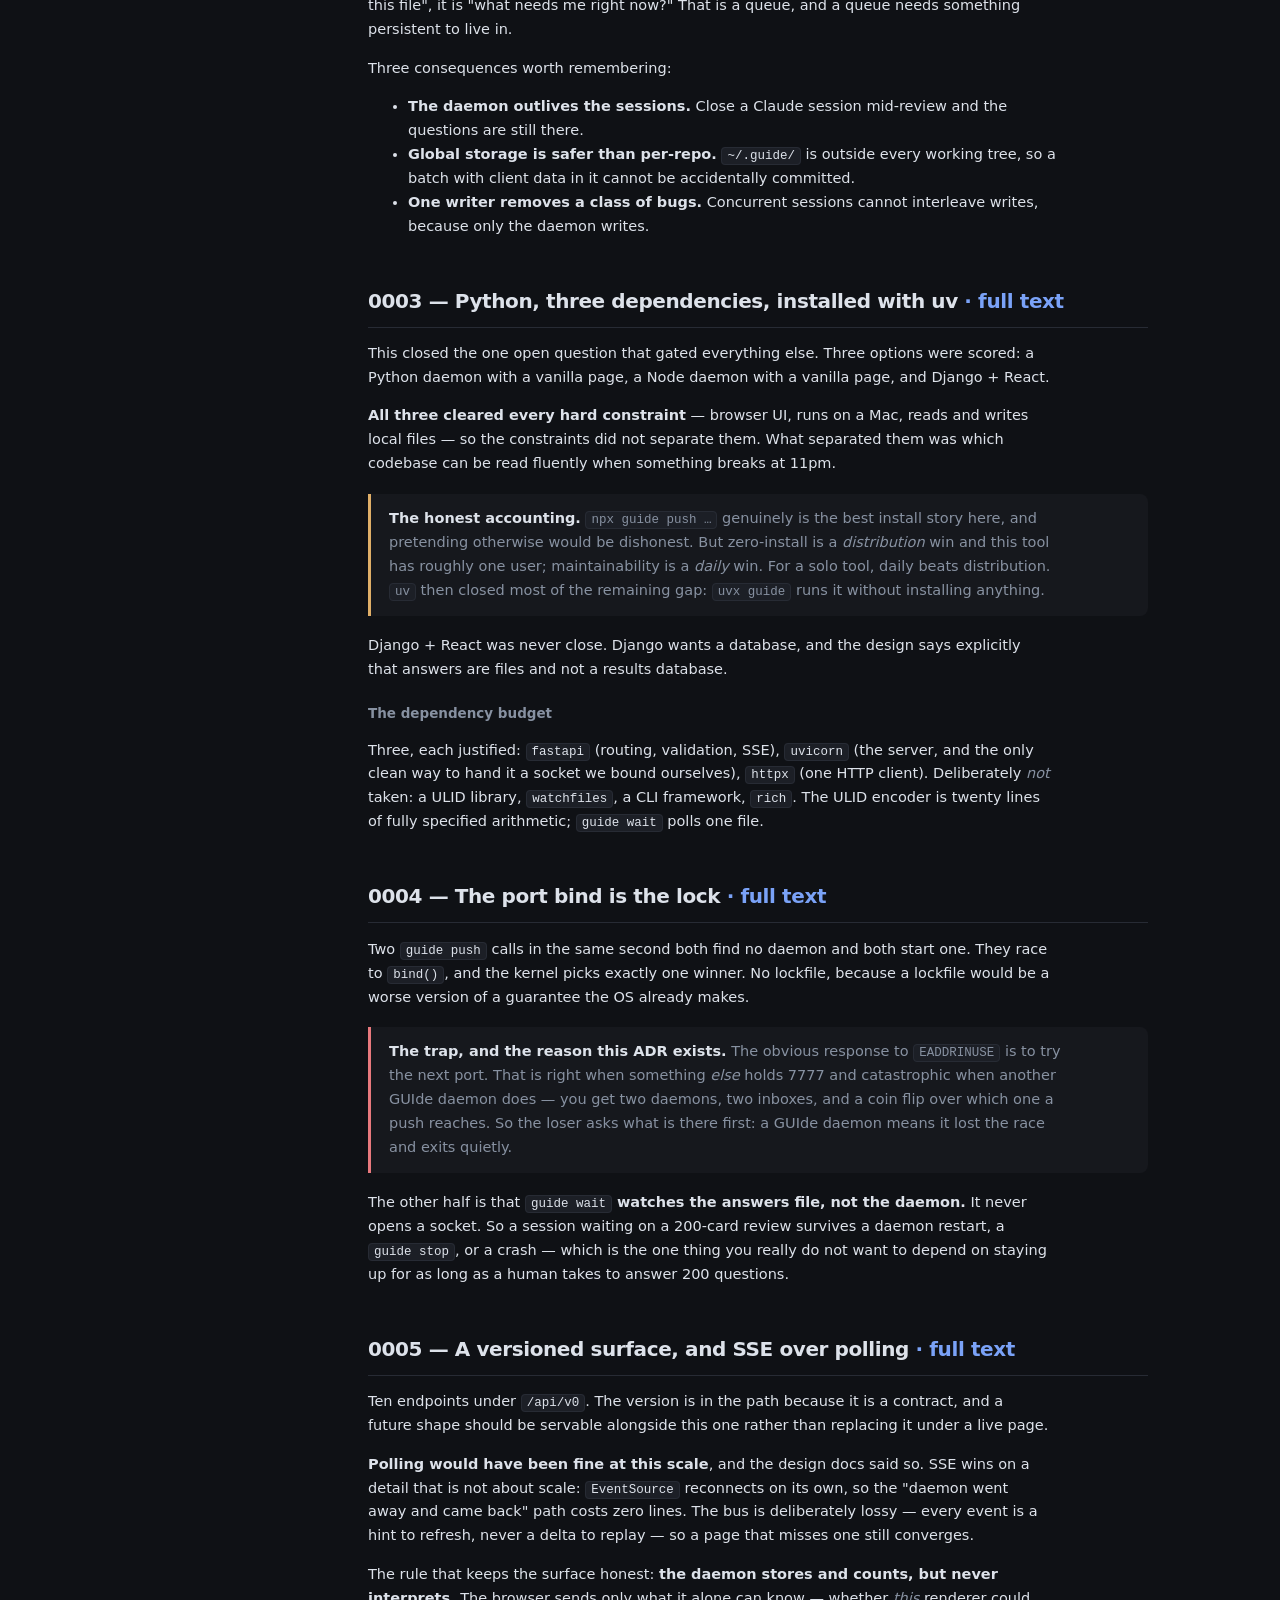
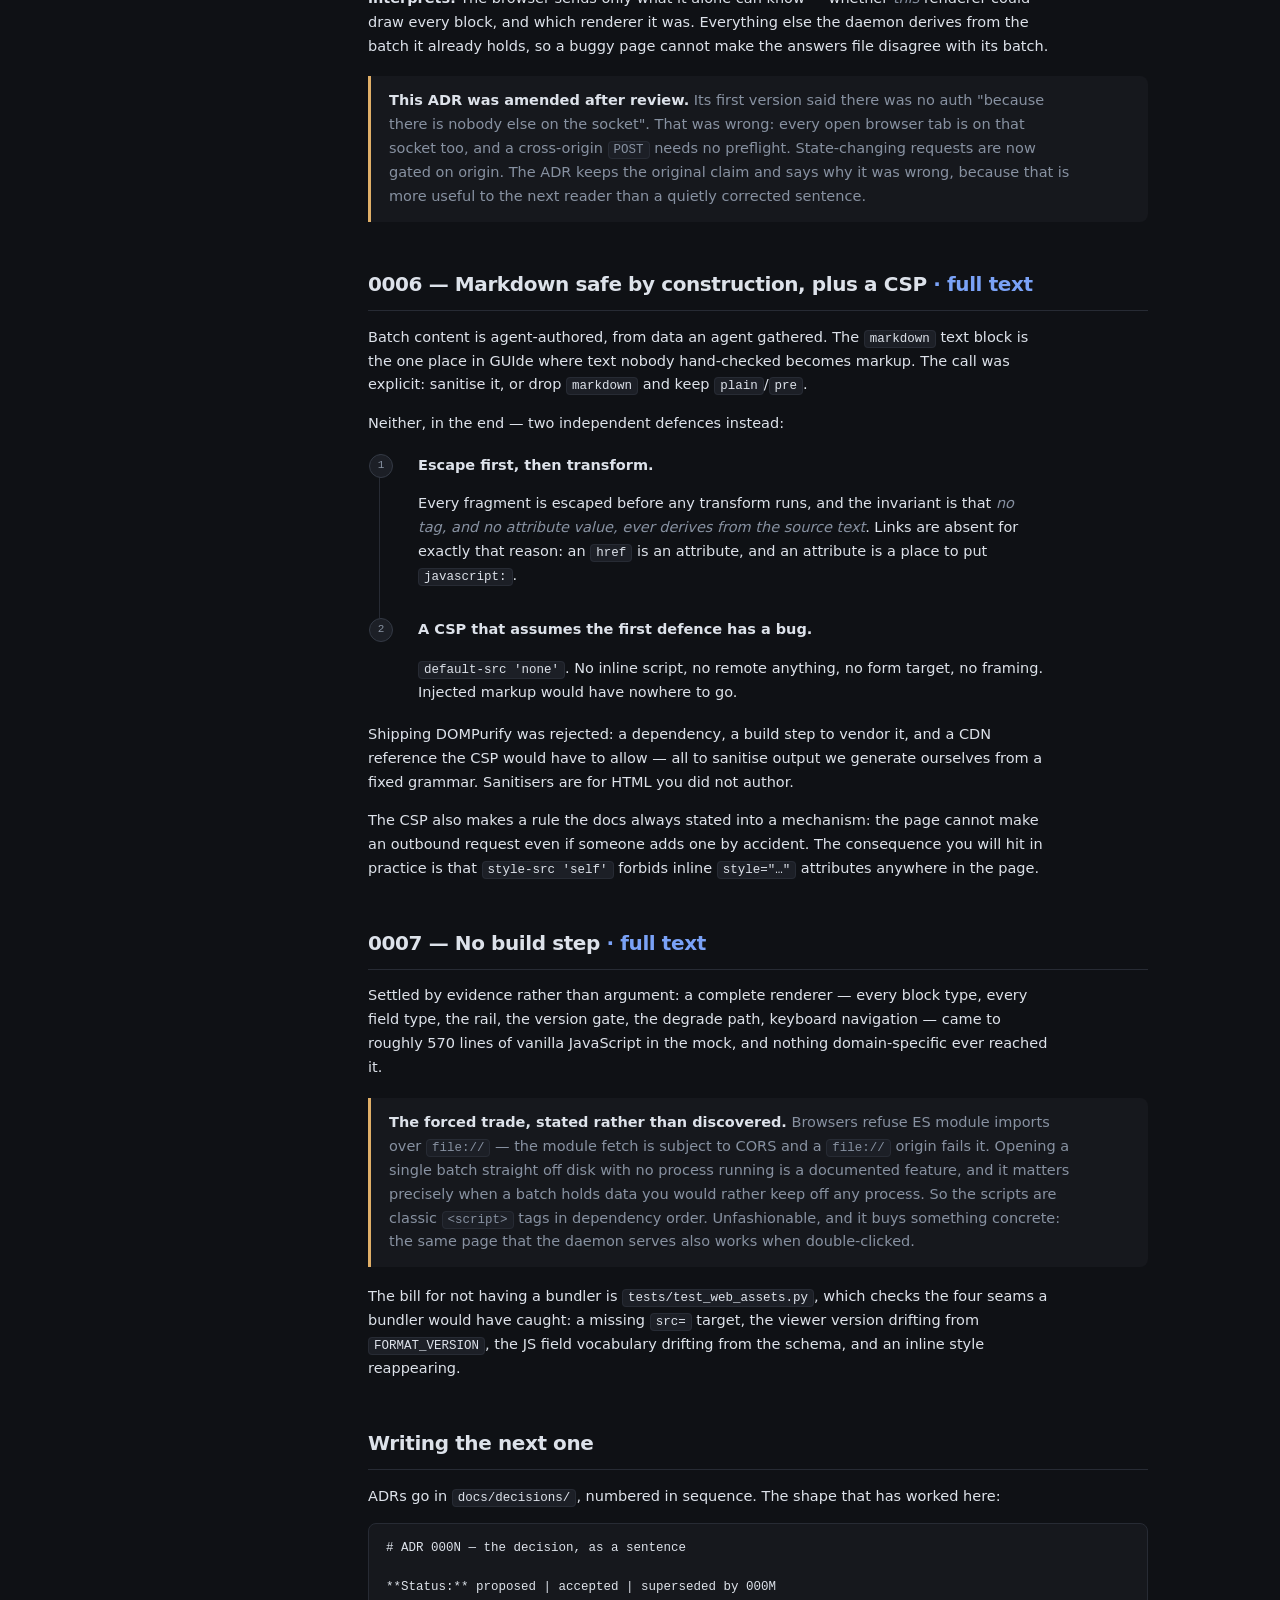
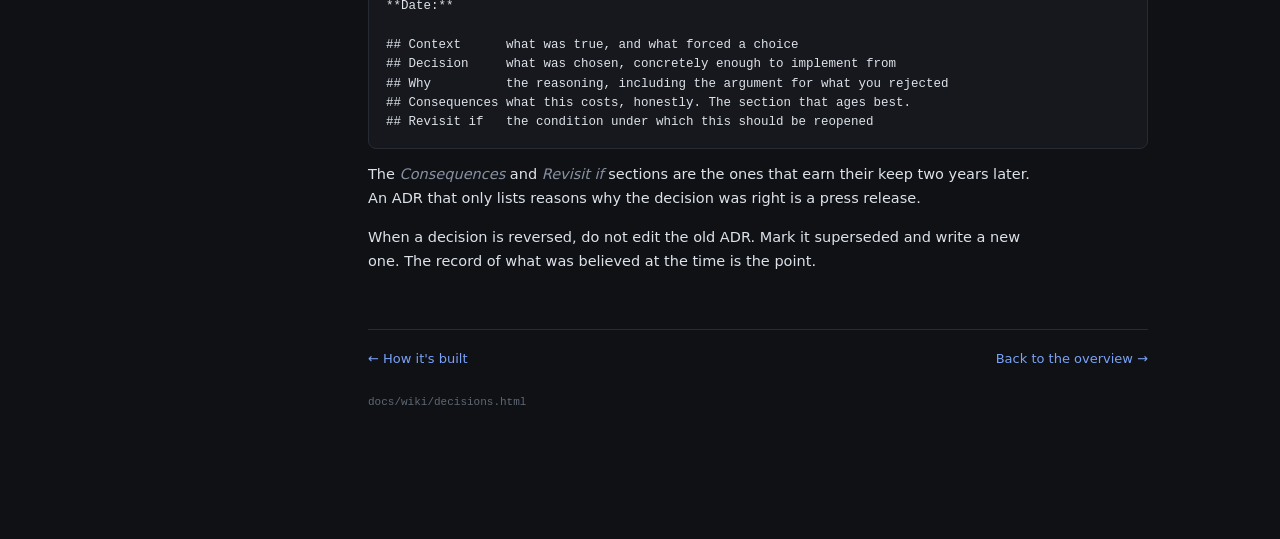
<file: docs/wiki/decisions.html>
<!doctype html>
<html lang="en" data-theme="dark">
  <head>
    <meta charset="utf-8" />
    <meta name="viewport" content="width=device-width, initial-scale=1" />
    <title>GUIde wiki — why it's built that way</title>
    <link rel="stylesheet" href="wiki.css" />
  </head>
  <body>
    <div class="shell">
      <main class="main">
        <article class="doc">
          <div class="eyebrow">GUIde engineering wiki · reference</div>
          <h1>Why it's built that way</h1>
          <p class="lede">
            Seven architectural decision records, summarised — what each one
            decided, and what it costs. Read this before changing anything
            structural. If you disagree with one, the ADR is the thing to argue
            with, and the right move is to write the next one.
          </p>

          <div class="note">
            <p>
              <b>Why ADRs and not a design doc.</b> A design doc goes stale and
              nobody notices. An ADR records a decision at a moment, with the
              alternatives that were live at the time and the cost that was
              accepted — and that stays true even after the decision is reversed.
              This repo's rule is that plans and specs get deleted once the ADR
              exists. The one that produced ADRs 0003–0007 is gone; these are what
              survived.
            </p>
          </div>

          <h2>The seven, in one line each</h2>
          <div class="tablewrap">
            <table>
              <thead>
                <tr><th>#</th><th>Decides</th><th>The cost it accepts</th></tr>
              </thead>
              <tbody>
                <tr>
                  <td><a href="#adr1">0001</a></td>
                  <td>A page driven by files, not a chat UI</td>
                  <td>No live conversation with the reviewer, until Phase 2</td>
                </tr>
                <tr>
                  <td><a href="#adr2">0002</a></td>
                  <td>One daemon with a global inbox</td>
                  <td>Phase 1 roughly doubles in size</td>
                </tr>
                <tr>
                  <td><a href="#adr3">0003</a></td>
                  <td>Python, three dependencies, installed with uv</td>
                  <td>The best install story — <code>npx</code> — is given up</td>
                </tr>
                <tr>
                  <td><a href="#adr4">0004</a></td>
                  <td>The port bind is the lock</td>
                  <td>The subtlest file in the repo</td>
                </tr>
                <tr>
                  <td><a href="#adr5">0005</a></td>
                  <td>A versioned <code>/api/v0</code>, SSE, and same-origin writes</td>
                  <td>A keystroke is an HTTP round trip</td>
                </tr>
                <tr>
                  <td><a href="#adr6">0006</a></td>
                  <td>Markdown safe by construction, plus a CSP</td>
                  <td>No links in markdown, and no inline styles anywhere</td>
                </tr>
                <tr>
                  <td><a href="#adr7">0007</a></td>
                  <td>No build step</td>
                  <td>Classic scripts, so no TypeScript and no ES modules</td>
                </tr>
              </tbody>
            </table>
          </div>

          <h2 id="adr1">
            0001 — A page driven by files, not a chat UI
            <a href="../decisions/0001-page-over-chat-ui.md">·&nbsp;full text</a>
          </h2>
          <p>
            The alternative was a chat window that decodes special syntax an agent
            emits into live widgets inline. Both designs rest on the same real
            insight — <em>the agent should emit structured blocks that a fixed
            renderer decodes, rather than hand-writing HTML.</em> They differ only
            in where those blocks land.
          </p>
          <p>
            Building the chat window would mean running inference yourself (an API
            key, streaming, retries, history, token cost) to rebuild something you
            already have and that is better: <strong>Claude Code is your chat
            client.</strong> It has your repo, your tools, your context. The thing
            it is missing is somewhere to <em>render and collect</em>.
          </p>
          <p>
            Volume settles it too. Two hundred items with progress state, filters
            and keyboard navigation is a page. Review state that lives in a
            conversation is state you will lose.
          </p>
          <div class="note good">
            <p>
              <b>The rule this produced, and it is the most important one in the
              codebase:</b> the renderer never learns your domain. Domain data
              rides in an opaque <code>meta</code> object, passed through untouched
              and echoed back. It is what stops GUIde becoming specific to one
              project.
            </p>
          </div>

          <h2 id="adr2">
            0002 — One daemon with a global inbox
            <a href="../decisions/0002-daemon-with-an-inbox.md">·&nbsp;full text</a>
          </h2>
          <p>
            The original sketch was a process per batch: serve one file, answer it,
            exit. Then the requirement arrived — several Claude sessions at once,
            in different repos — and a process per batch breaks immediately: three
            servers fighting over a port, three tabs, and no way to see what is
            waiting overall.
          </p>
          <p>
            <strong>The inbox is the actual feature.</strong> With several agents
            working, the question is not "render this file", it is "what needs me
            right now?" That is a queue, and a queue needs something persistent to
            live in.
          </p>
          <p>Three consequences worth remembering:</p>
          <ul>
            <li>
              <b>The daemon outlives the sessions.</b> Close a Claude session
              mid-review and the questions are still there.
            </li>
            <li>
              <b>Global storage is safer than per-repo.</b> <code>~/.guide/</code>
              is outside every working tree, so a batch with client data in it
              cannot be accidentally committed.
            </li>
            <li>
              <b>One writer removes a class of bugs.</b> Concurrent sessions cannot
              interleave writes, because only the daemon writes.
            </li>
          </ul>

          <h2 id="adr3">
            0003 — Python, three dependencies, installed with uv
            <a href="../decisions/0003-python-and-uv.md">·&nbsp;full text</a>
          </h2>
          <p>
            This closed the one open question that gated everything else. Three
            options were scored: a Python daemon with a vanilla page, a Node daemon
            with a vanilla page, and Django + React.
          </p>
          <p>
            <strong>All three cleared every hard constraint</strong> — browser UI,
            runs on a Mac, reads and writes local files — so the constraints did
            not separate them. What separated them was which codebase can be read
            fluently when something breaks at 11pm.
          </p>
          <div class="note warn">
            <p>
              <b>The honest accounting.</b> <code>npx guide push …</code> genuinely
              is the best install story here, and pretending otherwise would be
              dishonest. But zero-install is a <em>distribution</em> win and this
              tool has roughly one user; maintainability is a <em>daily</em> win.
              For a solo tool, daily beats distribution. <code>uv</code> then closed
              most of the remaining gap: <code>uvx guide</code> runs it without
              installing anything.
            </p>
          </div>
          <p>
            Django + React was never close. Django wants a database, and the design
            says explicitly that answers are files and not a results database.
          </p>
          <h4>The dependency budget</h4>
          <p>
            Three, each justified: <code>fastapi</code> (routing, validation, SSE),
            <code>uvicorn</code> (the server, and the only clean way to hand it a
            socket we bound ourselves), <code>httpx</code> (one HTTP client).
            Deliberately <em>not</em> taken: a ULID library, <code>watchfiles</code>,
            a CLI framework, <code>rich</code>. The ULID encoder is twenty lines of
            fully specified arithmetic; <code>guide wait</code> polls one file.
          </p>

          <h2 id="adr4">
            0004 — The port bind is the lock
            <a href="../decisions/0004-daemon-lifecycle.md">·&nbsp;full text</a>
          </h2>
          <p>
            Two <code>guide push</code> calls in the same second both find no daemon
            and both start one. They race to <code>bind()</code>, and the kernel
            picks exactly one winner. No lockfile, because a lockfile would be a
            worse version of a guarantee the OS already makes.
          </p>
          <div class="note bad">
            <p>
              <b>The trap, and the reason this ADR exists.</b> The obvious response
              to <code>EADDRINUSE</code> is to try the next port. That is right when
              something <em>else</em> holds 7777 and catastrophic when another GUIde
              daemon does — you get two daemons, two inboxes, and a coin flip over
              which one a push reaches. So the loser asks what is there first: a
              GUIde daemon means it lost the race and exits quietly.
            </p>
          </div>
          <p>
            The other half is that <strong><code>guide wait</code> watches the
            answers file, not the daemon.</strong> It never opens a socket. So a
            session waiting on a 200-card review survives a daemon restart, a
            <code>guide stop</code>, or a crash — which is the one thing you really
            do not want to depend on staying up for as long as a human takes to
            answer 200 questions.
          </p>

          <h2 id="adr5">
            0005 — A versioned surface, and SSE over polling
            <a href="../decisions/0005-http-surface-and-sse.md">·&nbsp;full text</a>
          </h2>
          <p>
            Ten endpoints under <code>/api/v0</code>. The version is in the path
            because it is a contract, and a future shape should be servable
            alongside this one rather than replacing it under a live page.
          </p>
          <p>
            <strong>Polling would have been fine at this scale</strong>, and the
            design docs said so. SSE wins on a detail that is not about scale:
            <code>EventSource</code> reconnects on its own, so the "daemon went away
            and came back" path costs zero lines. The bus is deliberately lossy —
            every event is a hint to refresh, never a delta to replay — so a page
            that misses one still converges.
          </p>
          <p>
            The rule that keeps the surface honest: <strong>the daemon stores and
            counts, but never interprets.</strong> The browser sends only what it
            alone can know — whether <em>this</em> renderer could draw every block,
            and which renderer it was. Everything else the daemon derives from the
            batch it already holds, so a buggy page cannot make the answers file
            disagree with its batch.
          </p>
          <div class="note warn">
            <p>
              <b>This ADR was amended after review.</b> Its first version said
              there was no auth "because there is nobody else on the socket". That
              was wrong: every open browser tab is on that socket too, and a
              cross-origin <code>POST</code> needs no preflight. State-changing
              requests are now gated on origin. The ADR keeps the original claim
              and says why it was wrong, because that is more useful to the next
              reader than a quietly corrected sentence.
            </p>
          </div>

          <h2 id="adr6">
            0006 — Markdown safe by construction, plus a CSP
            <a href="../decisions/0006-markdown-by-construction.md">·&nbsp;full text</a>
          </h2>
          <p>
            Batch content is agent-authored, from data an agent gathered. The
            <code>markdown</code> text block is the one place in GUIde where text
            nobody hand-checked becomes markup. The call was explicit: sanitise it,
            or drop <code>markdown</code> and keep <code>plain</code>/<code>pre</code>.
          </p>
          <p>Neither, in the end — two independent defences instead:</p>
          <ol class="steps">
            <li>
              <b>Escape first, then transform.</b>
              <p>
                Every fragment is escaped before any transform runs, and the
                invariant is that <em>no tag, and no attribute value, ever derives
                from the source text</em>. Links are absent for exactly that reason:
                an <code>href</code> is an attribute, and an attribute is a place to
                put <code>javascript:</code>.
              </p>
            </li>
            <li>
              <b>A CSP that assumes the first defence has a bug.</b>
              <p>
                <code>default-src 'none'</code>. No inline script, no remote
                anything, no form target, no framing. Injected markup would have
                nowhere to go.
              </p>
            </li>
          </ol>
          <p>
            Shipping DOMPurify was rejected: a dependency, a build step to vendor
            it, and a CDN reference the CSP would have to allow — all to sanitise
            output we generate ourselves from a fixed grammar. Sanitisers are for
            HTML you did not author.
          </p>
          <p>
            The CSP also makes a rule the docs always stated into a mechanism: the
            page cannot make an outbound request even if someone adds one by
            accident. The consequence you will hit in practice is that
            <code>style-src 'self'</code> forbids inline <code>style="…"</code>
            attributes anywhere in the page.
          </p>

          <h2 id="adr7">
            0007 — No build step
            <a href="../decisions/0007-no-build-step.md">·&nbsp;full text</a>
          </h2>
          <p>
            Settled by evidence rather than argument: a complete renderer — every
            block type, every field type, the rail, the version gate, the degrade
            path, keyboard navigation — came to roughly 570 lines of vanilla
            JavaScript in the mock, and nothing domain-specific ever reached it.
          </p>
          <div class="note warn">
            <p>
              <b>The forced trade, stated rather than discovered.</b> Browsers
              refuse ES module imports over <code>file://</code> — the module fetch
              is subject to CORS and a <code>file://</code> origin fails it. Opening
              a single batch straight off disk with no process running is a
              documented feature, and it matters precisely when a batch holds data
              you would rather keep off any process. So the scripts are classic
              <code>&lt;script&gt;</code> tags in dependency order. Unfashionable,
              and it buys something concrete: the same page that the daemon serves
              also works when double-clicked.
            </p>
          </div>
          <p>
            The bill for not having a bundler is
            <code>tests/test_web_assets.py</code>, which checks the four seams a
            bundler would have caught: a missing <code>src=</code> target, the
            viewer version drifting from <code>FORMAT_VERSION</code>, the JS field
            vocabulary drifting from the schema, and an inline style reappearing.
          </p>

          <h2>Writing the next one</h2>
          <p>
            ADRs go in <code>docs/decisions/</code>, numbered in sequence. The shape
            that has worked here:
          </p>
          <pre><code># ADR 000N — the decision, as a sentence

**Status:** proposed | accepted | superseded by 000M
**Date:**

## Context      what was true, and what forced a choice
## Decision     what was chosen, concretely enough to implement from
## Why          the reasoning, including the argument for what you rejected
## Consequences what this costs, honestly. The section that ages best.
## Revisit if   the condition under which this should be reopened</code></pre>
          <p>
            The <em>Consequences</em> and <em>Revisit if</em> sections are the ones
            that earn their keep two years later. An ADR that only lists reasons why
            the decision was right is a press release.
          </p>
          <p>
            When a decision is reversed, do not edit the old ADR. Mark it superseded
            and write a new one. The record of what was believed at the time is the
            point.
          </p>

          <div class="pager">
            <a href="architecture.html">← How it's built</a>
            <a href="index.html">Back to the overview →</a>
          </div>
          <footer class="wiki">docs/wiki/decisions.html</footer>
        </article>
      </main>
    </div>
    <script src="wiki.js"></script>
  </body>
</html>
</file>
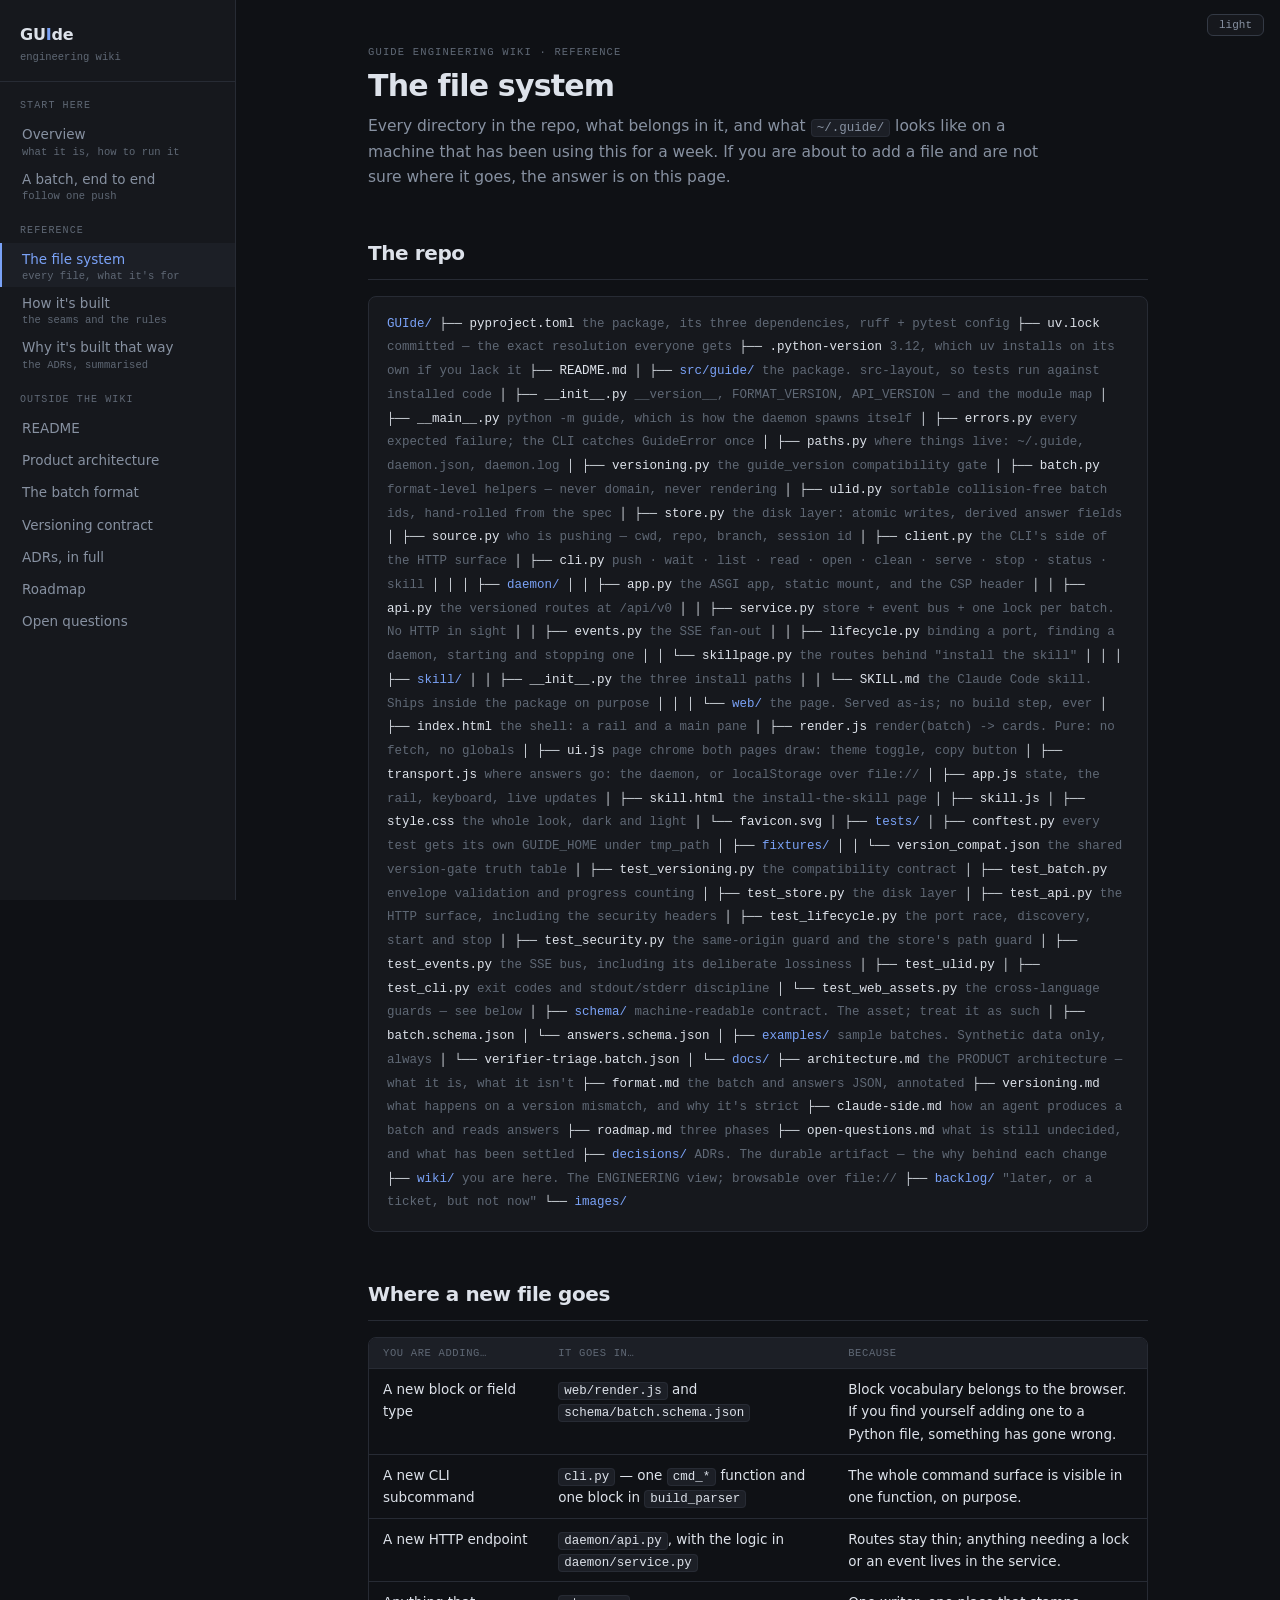
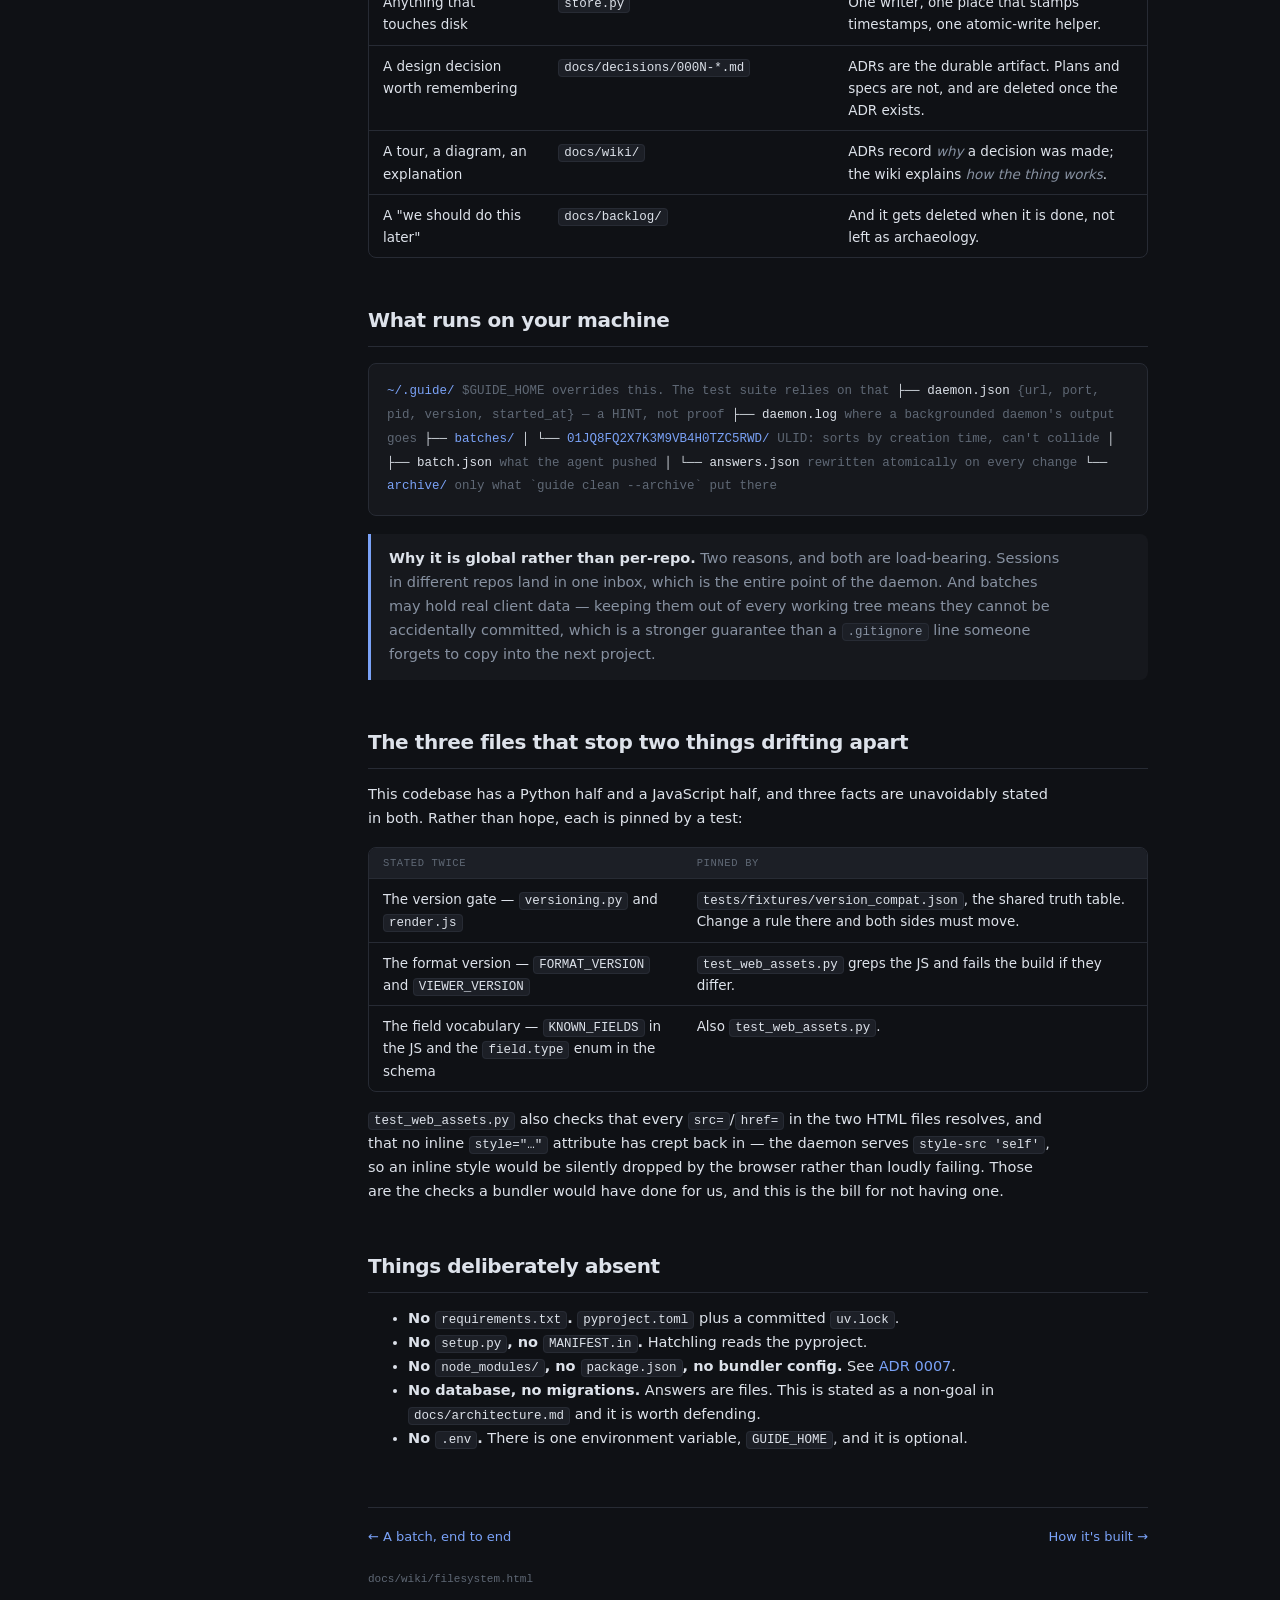
<file: docs/wiki/filesystem.html>
<!doctype html>
<html lang="en" data-theme="dark">
  <head>
    <meta charset="utf-8" />
    <meta name="viewport" content="width=device-width, initial-scale=1" />
    <title>GUIde wiki — the file system</title>
    <link rel="stylesheet" href="wiki.css" />
  </head>
  <body>
    <div class="shell">
      <main class="main">
        <article class="doc">
          <div class="eyebrow">GUIde engineering wiki · reference</div>
          <h1>The file system</h1>
          <p class="lede">
            Every directory in the repo, what belongs in it, and what
            <code>~/.guide/</code> looks like on a machine that has been using this
            for a week. If you are about to add a file and are not sure where it
            goes, the answer is on this page.
          </p>

          <h2>The repo</h2>

          <div class="tree">
<span class="d">GUIde/</span>
├── <span class="f">pyproject.toml</span>          <span class="c">the package, its three dependencies, ruff + pytest config</span>
├── <span class="f">uv.lock</span>                 <span class="c">committed — the exact resolution everyone gets</span>
├── <span class="f">.python-version</span>         <span class="c">3.12, which uv installs on its own if you lack it</span>
├── <span class="f">README.md</span>
│
├── <span class="d">src/guide/</span>              <span class="c">the package. src-layout, so tests run against installed code</span>
│   ├── <span class="f">__init__.py</span>         <span class="c">__version__, FORMAT_VERSION, API_VERSION — and the module map</span>
│   ├── <span class="f">__main__.py</span>         <span class="c">python -m guide, which is how the daemon spawns itself</span>
│   ├── <span class="f">errors.py</span>           <span class="c">every expected failure; the CLI catches GuideError once</span>
│   ├── <span class="f">paths.py</span>            <span class="c">where things live: ~/.guide, daemon.json, daemon.log</span>
│   ├── <span class="f">versioning.py</span>       <span class="c">the guide_version compatibility gate</span>
│   ├── <span class="f">batch.py</span>            <span class="c">format-level helpers — never domain, never rendering</span>
│   ├── <span class="f">ulid.py</span>             <span class="c">sortable collision-free batch ids, hand-rolled from the spec</span>
│   ├── <span class="f">store.py</span>            <span class="c">the disk layer: atomic writes, derived answer fields</span>
│   ├── <span class="f">source.py</span>           <span class="c">who is pushing — cwd, repo, branch, session id</span>
│   ├── <span class="f">client.py</span>           <span class="c">the CLI's side of the HTTP surface</span>
│   ├── <span class="f">cli.py</span>              <span class="c">push · wait · list · read · open · clean · serve · stop · status · skill</span>
│   │
│   ├── <span class="d">daemon/</span>
│   │   ├── <span class="f">app.py</span>          <span class="c">the ASGI app, static mount, and the CSP header</span>
│   │   ├── <span class="f">api.py</span>          <span class="c">the versioned routes at /api/v0</span>
│   │   ├── <span class="f">service.py</span>      <span class="c">store + event bus + one lock per batch. No HTTP in sight</span>
│   │   ├── <span class="f">events.py</span>       <span class="c">the SSE fan-out</span>
│   │   ├── <span class="f">lifecycle.py</span>    <span class="c">binding a port, finding a daemon, starting and stopping one</span>
│   │   └── <span class="f">skillpage.py</span>    <span class="c">the routes behind "install the skill"</span>
│   │
│   ├── <span class="d">skill/</span>
│   │   ├── <span class="f">__init__.py</span>     <span class="c">the three install paths</span>
│   │   └── <span class="f">SKILL.md</span>        <span class="c">the Claude Code skill. Ships inside the package on purpose</span>
│   │
│   └── <span class="d">web/</span>                <span class="c">the page. Served as-is; no build step, ever</span>
│       ├── <span class="f">index.html</span>      <span class="c">the shell: a rail and a main pane</span>
│       ├── <span class="f">render.js</span>       <span class="c">render(batch) -> cards. Pure: no fetch, no globals</span>
│       ├── <span class="f">ui.js</span>           <span class="c">page chrome both pages draw: theme toggle, copy button</span>
│       ├── <span class="f">transport.js</span>    <span class="c">where answers go: the daemon, or localStorage over file://</span>
│       ├── <span class="f">app.js</span>          <span class="c">state, the rail, keyboard, live updates</span>
│       ├── <span class="f">skill.html</span>      <span class="c">the install-the-skill page</span>
│       ├── <span class="f">skill.js</span>
│       ├── <span class="f">style.css</span>       <span class="c">the whole look, dark and light</span>
│       └── <span class="f">favicon.svg</span>
│
├── <span class="d">tests/</span>
│   ├── <span class="f">conftest.py</span>         <span class="c">every test gets its own GUIDE_HOME under tmp_path</span>
│   ├── <span class="d">fixtures/</span>
│   │   └── <span class="f">version_compat.json</span>  <span class="c">the shared version-gate truth table</span>
│   ├── <span class="f">test_versioning.py</span>  <span class="c">the compatibility contract</span>
│   ├── <span class="f">test_batch.py</span>       <span class="c">envelope validation and progress counting</span>
│   ├── <span class="f">test_store.py</span>       <span class="c">the disk layer</span>
│   ├── <span class="f">test_api.py</span>         <span class="c">the HTTP surface, including the security headers</span>
│   ├── <span class="f">test_lifecycle.py</span>   <span class="c">the port race, discovery, start and stop</span>
│   ├── <span class="f">test_security.py</span>    <span class="c">the same-origin guard and the store's path guard</span>
│   ├── <span class="f">test_events.py</span>      <span class="c">the SSE bus, including its deliberate lossiness</span>
│   ├── <span class="f">test_ulid.py</span>
│   ├── <span class="f">test_cli.py</span>         <span class="c">exit codes and stdout/stderr discipline</span>
│   └── <span class="f">test_web_assets.py</span>  <span class="c">the cross-language guards — see below</span>
│
├── <span class="d">schema/</span>                 <span class="c">machine-readable contract. The asset; treat it as such</span>
│   ├── <span class="f">batch.schema.json</span>
│   └── <span class="f">answers.schema.json</span>
│
├── <span class="d">examples/</span>               <span class="c">sample batches. Synthetic data only, always</span>
│   └── <span class="f">verifier-triage.batch.json</span>
│
└── <span class="d">docs/</span>
    ├── <span class="f">architecture.md</span>     <span class="c">the PRODUCT architecture — what it is, what it isn't</span>
    ├── <span class="f">format.md</span>           <span class="c">the batch and answers JSON, annotated</span>
    ├── <span class="f">versioning.md</span>       <span class="c">what happens on a version mismatch, and why it's strict</span>
    ├── <span class="f">claude-side.md</span>      <span class="c">how an agent produces a batch and reads answers</span>
    ├── <span class="f">roadmap.md</span>          <span class="c">three phases</span>
    ├── <span class="f">open-questions.md</span>   <span class="c">what is still undecided, and what has been settled</span>
    ├── <span class="d">decisions/</span>          <span class="c">ADRs. The durable artifact — the why behind each change</span>
    ├── <span class="d">wiki/</span>               <span class="c">you are here. The ENGINEERING view; browsable over file://</span>
    ├── <span class="d">backlog/</span>            <span class="c">"later, or a ticket, but not now"</span>
    └── <span class="d">images/</span></div>

          <h2>Where a new file goes</h2>
          <div class="tablewrap">
            <table>
              <thead>
                <tr><th>You are adding…</th><th>It goes in…</th><th>Because</th></tr>
              </thead>
              <tbody>
                <tr>
                  <td>A new block or field type</td>
                  <td><code>web/render.js</code> and <code>schema/batch.schema.json</code></td>
                  <td>Block vocabulary belongs to the browser. If you find yourself adding one to a Python file, something has gone wrong.</td>
                </tr>
                <tr>
                  <td>A new CLI subcommand</td>
                  <td><code>cli.py</code> — one <code>cmd_*</code> function and one block in <code>build_parser</code></td>
                  <td>The whole command surface is visible in one function, on purpose.</td>
                </tr>
                <tr>
                  <td>A new HTTP endpoint</td>
                  <td><code>daemon/api.py</code>, with the logic in <code>daemon/service.py</code></td>
                  <td>Routes stay thin; anything needing a lock or an event lives in the service.</td>
                </tr>
                <tr>
                  <td>Anything that touches disk</td>
                  <td><code>store.py</code></td>
                  <td>One writer, one place that stamps timestamps, one atomic-write helper.</td>
                </tr>
                <tr>
                  <td>A design decision worth remembering</td>
                  <td><code>docs/decisions/000N-*.md</code></td>
                  <td>ADRs are the durable artifact. Plans and specs are not, and are deleted once the ADR exists.</td>
                </tr>
                <tr>
                  <td>A tour, a diagram, an explanation</td>
                  <td><code>docs/wiki/</code></td>
                  <td>ADRs record <em>why</em> a decision was made; the wiki explains <em>how the thing works</em>.</td>
                </tr>
                <tr>
                  <td>A "we should do this later"</td>
                  <td><code>docs/backlog/</code></td>
                  <td>And it gets deleted when it is done, not left as archaeology.</td>
                </tr>
              </tbody>
            </table>
          </div>

          <h2>What runs on your machine</h2>
          <div class="tree">
<span class="d">~/.guide/</span>                       <span class="c">$GUIDE_HOME overrides this. The test suite relies on that</span>
├── <span class="f">daemon.json</span>              <span class="c">{url, port, pid, version, started_at} — a HINT, not proof</span>
├── <span class="f">daemon.log</span>               <span class="c">where a backgrounded daemon's output goes</span>
├── <span class="d">batches/</span>
│   └── <span class="d">01JQ8FQ2X7K3M9VB4H0TZC5RWD/</span>   <span class="c">ULID: sorts by creation time, can't collide</span>
│       ├── <span class="f">batch.json</span>       <span class="c">what the agent pushed</span>
│       └── <span class="f">answers.json</span>     <span class="c">rewritten atomically on every change</span>
└── <span class="d">archive/</span>                 <span class="c">only what `guide clean --archive` put there</span></div>

          <div class="note">
            <p>
              <b>Why it is global rather than per-repo.</b> Two reasons, and both
              are load-bearing. Sessions in different repos land in one inbox, which
              is the entire point of the daemon. And batches may hold real client
              data — keeping them out of every working tree means they cannot be
              accidentally committed, which is a stronger guarantee than a
              <code>.gitignore</code> line someone forgets to copy into the next
              project.
            </p>
          </div>

          <h2>The three files that stop two things drifting apart</h2>
          <p>
            This codebase has a Python half and a JavaScript half, and three facts
            are unavoidably stated in both. Rather than hope, each is pinned by a
            test:
          </p>
          <div class="tablewrap">
            <table>
              <thead>
                <tr><th>Stated twice</th><th>Pinned by</th></tr>
              </thead>
              <tbody>
                <tr>
                  <td>
                    The version gate —
                    <code>versioning.py</code> and <code>render.js</code>
                  </td>
                  <td>
                    <code>tests/fixtures/version_compat.json</code>, the shared
                    truth table. Change a rule there and both sides must move.
                  </td>
                </tr>
                <tr>
                  <td>
                    The format version — <code>FORMAT_VERSION</code> and
                    <code>VIEWER_VERSION</code>
                  </td>
                  <td>
                    <code>test_web_assets.py</code> greps the JS and fails the build
                    if they differ.
                  </td>
                </tr>
                <tr>
                  <td>
                    The field vocabulary — <code>KNOWN_FIELDS</code> in the JS and
                    the <code>field.type</code> enum in the schema
                  </td>
                  <td>Also <code>test_web_assets.py</code>.</td>
                </tr>
              </tbody>
            </table>
          </div>
          <p>
            <code>test_web_assets.py</code> also checks that every
            <code>src=</code>/<code>href=</code> in the two HTML files resolves, and
            that no inline <code>style="…"</code> attribute has crept back in — the
            daemon serves <code>style-src 'self'</code>, so an inline style would be
            silently dropped by the browser rather than loudly failing. Those are
            the checks a bundler would have done for us, and this is the bill for
            not having one.
          </p>

          <h2>Things deliberately absent</h2>
          <ul>
            <li><b>No <code>requirements.txt</code>.</b> <code>pyproject.toml</code> plus a committed <code>uv.lock</code>.</li>
            <li><b>No <code>setup.py</code>, no <code>MANIFEST.in</code>.</b> Hatchling reads the pyproject.</li>
            <li><b>No <code>node_modules/</code>, no <code>package.json</code>, no bundler config.</b> See <a href="decisions.html#adr7">ADR 0007</a>.</li>
            <li><b>No database, no migrations.</b> Answers are files. This is stated as a non-goal in <code>docs/architecture.md</code> and it is worth defending.</li>
            <li><b>No <code>.env</code>.</b> There is one environment variable, <code>GUIDE_HOME</code>, and it is optional.</li>
          </ul>

          <div class="pager">
            <a href="walkthrough.html">← A batch, end to end</a>
            <a href="architecture.html">How it's built →</a>
          </div>
          <footer class="wiki">docs/wiki/filesystem.html</footer>
        </article>
      </main>
    </div>
    <script src="wiki.js"></script>
  </body>
</html>
</file>
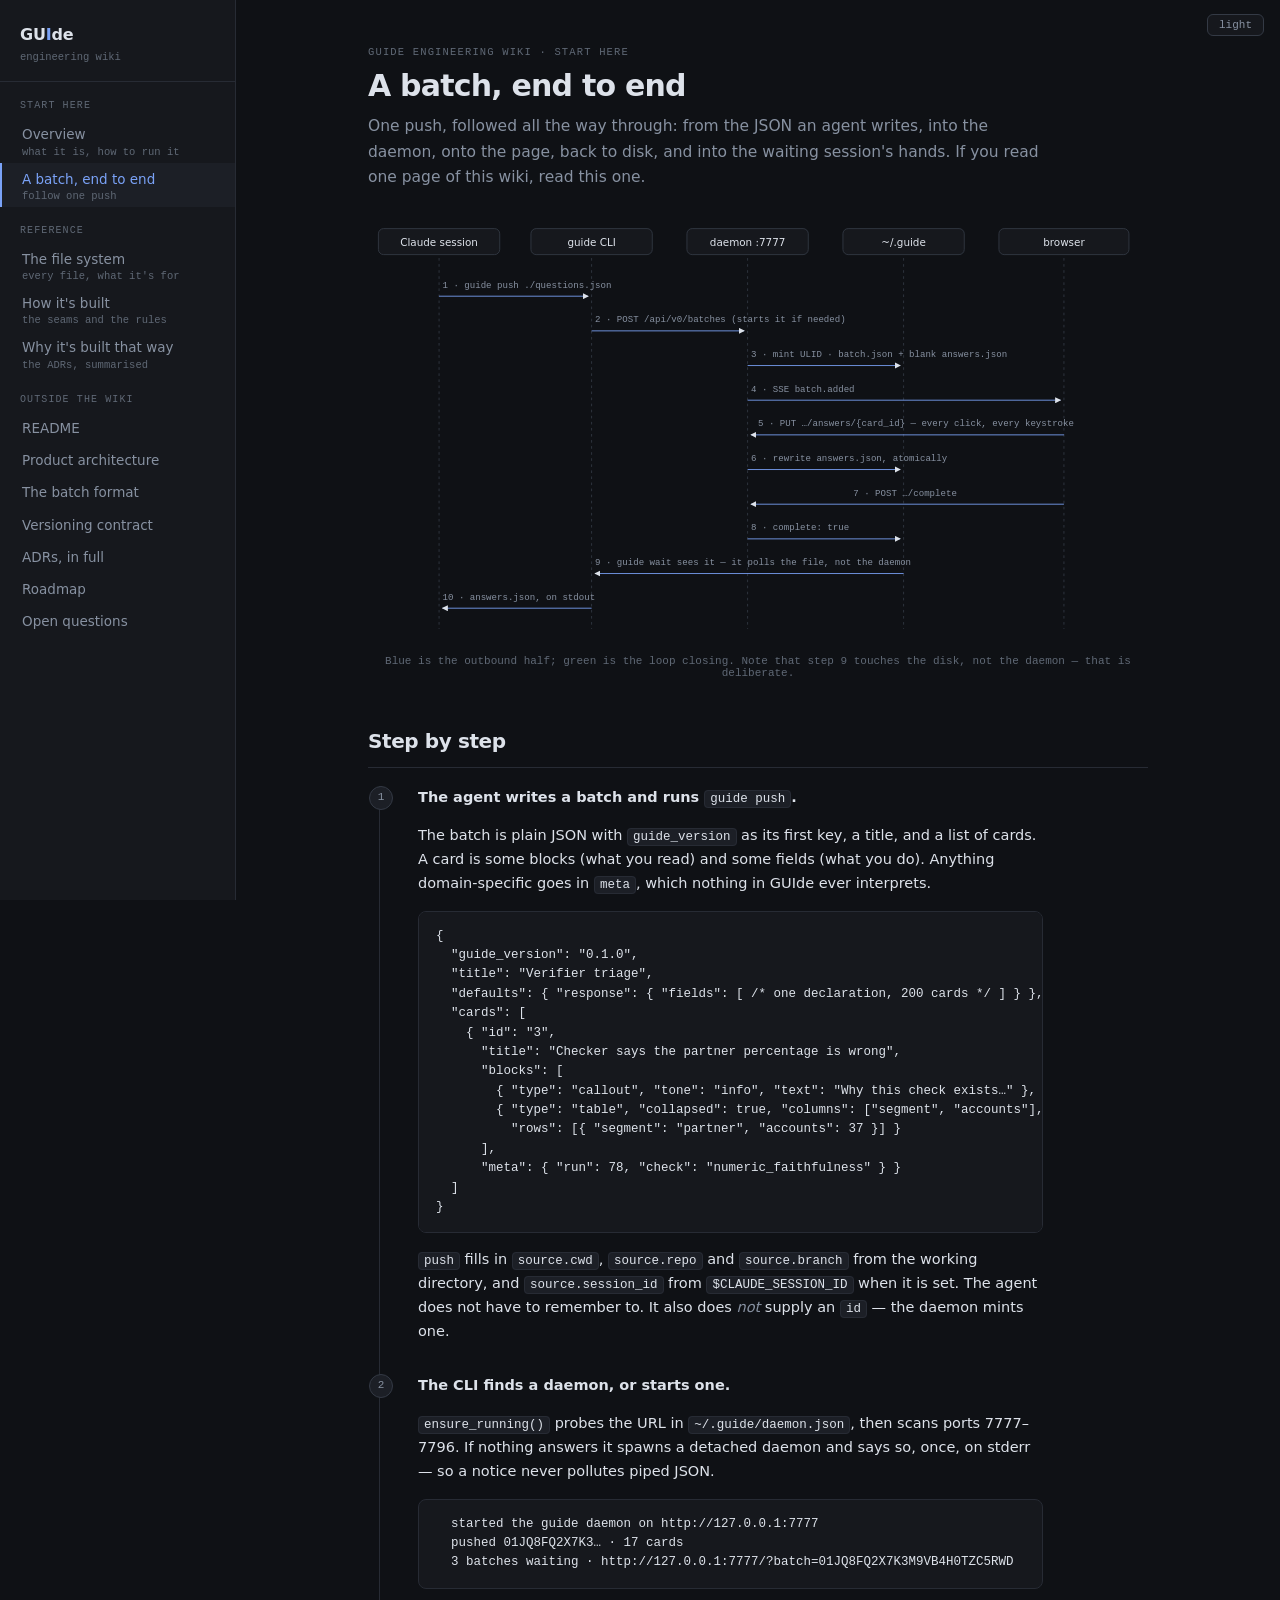
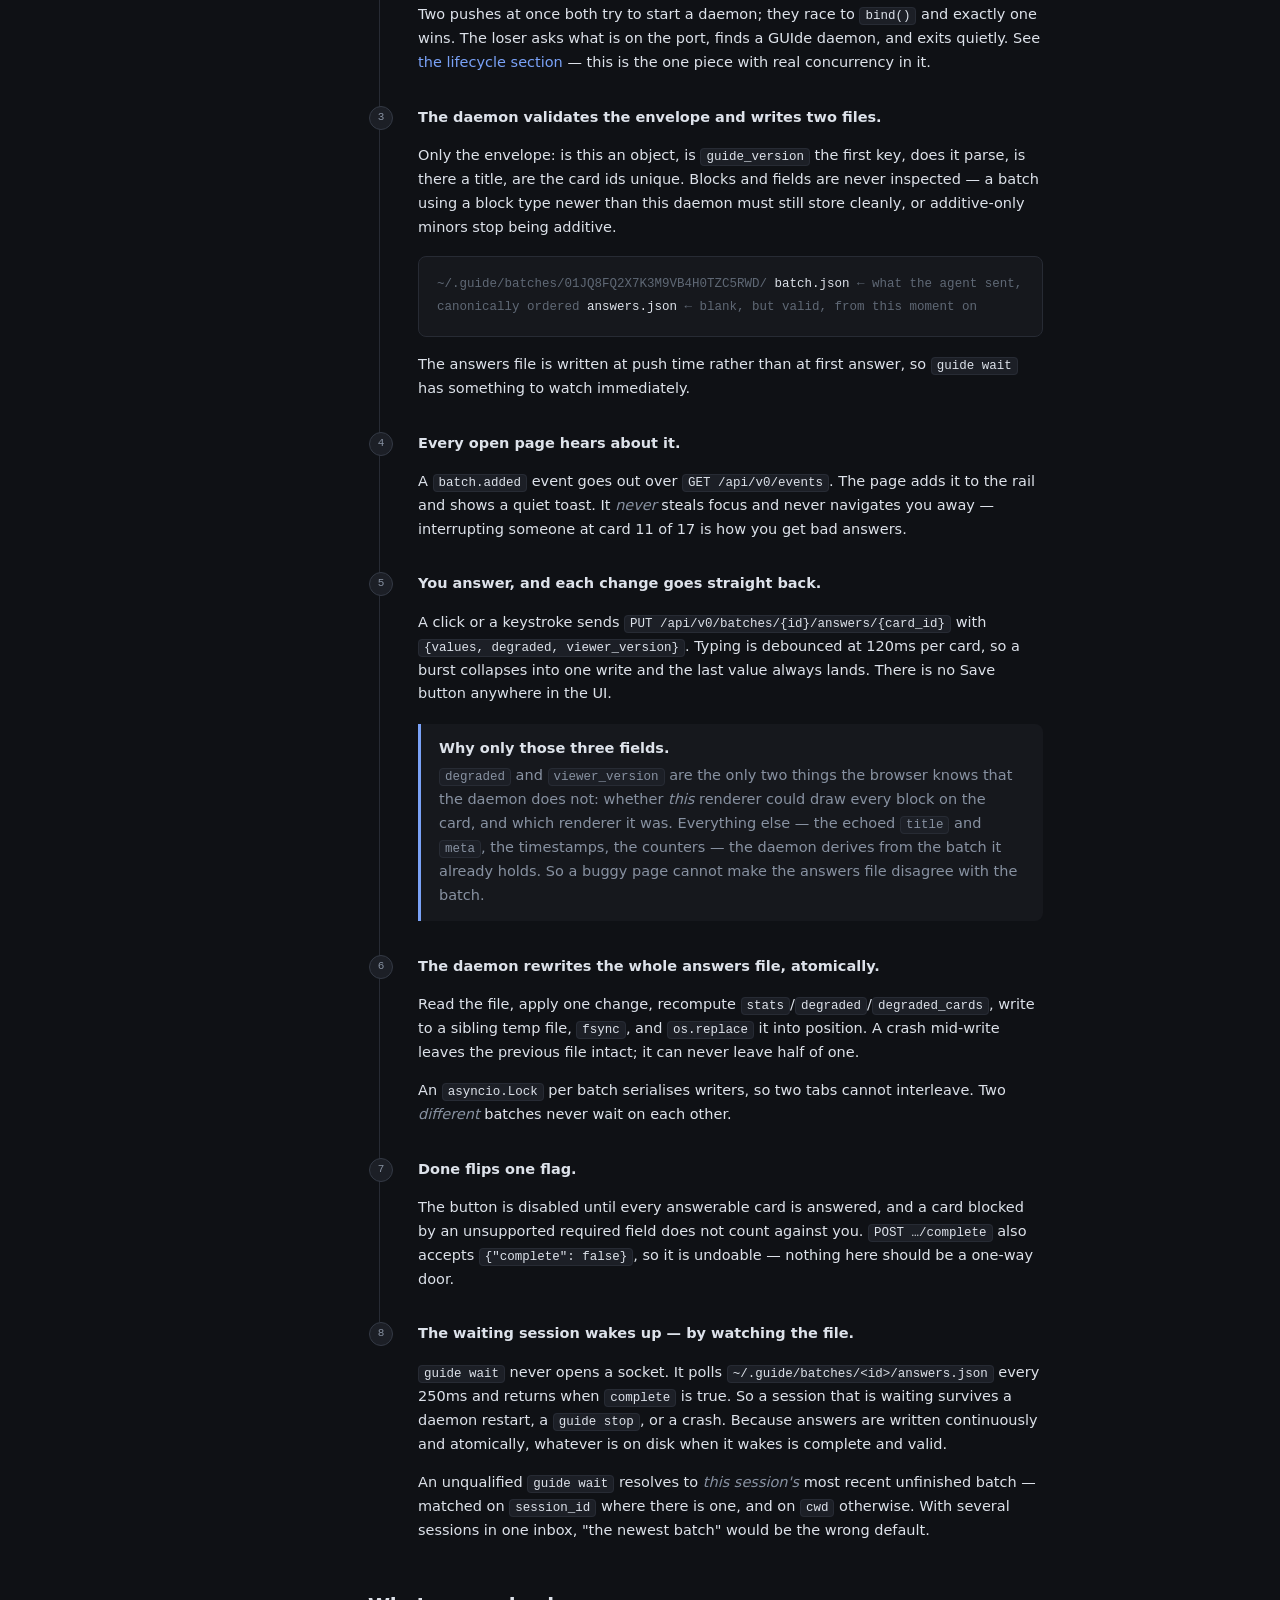
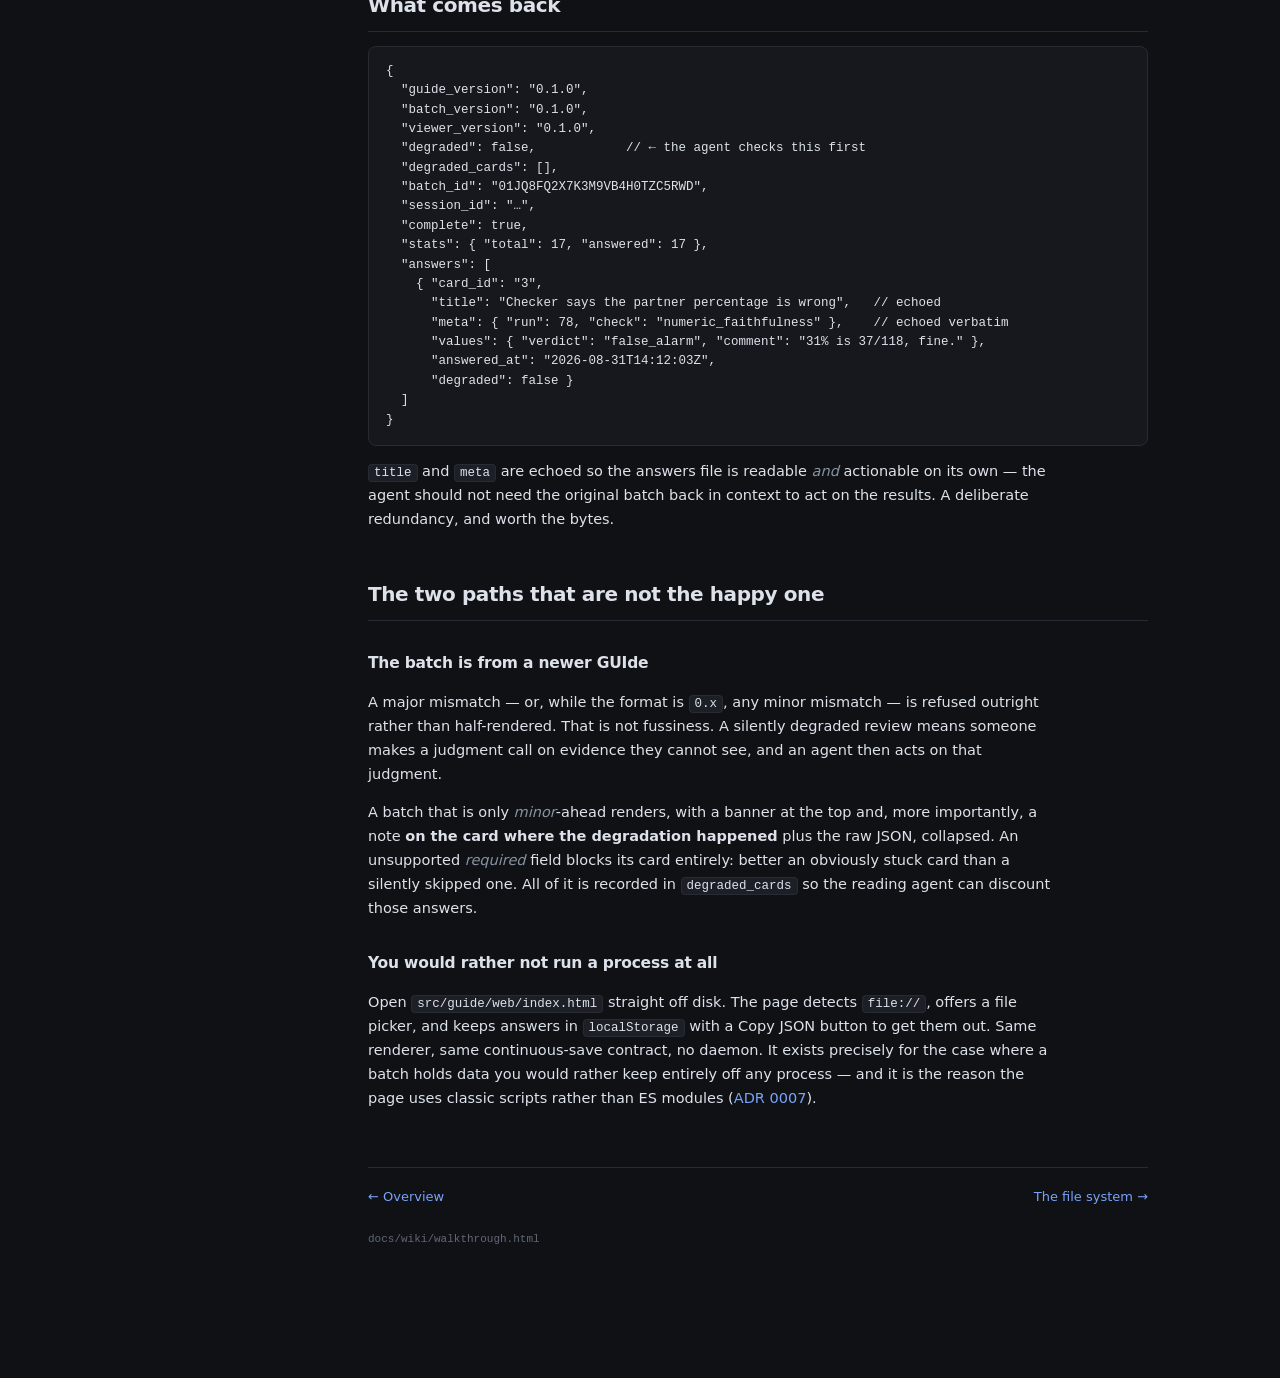
<file: docs/wiki/walkthrough.html>
<!doctype html>
<html lang="en" data-theme="dark">
  <head>
    <meta charset="utf-8" />
    <meta name="viewport" content="width=device-width, initial-scale=1" />
    <title>GUIde wiki — a batch, end to end</title>
    <link rel="stylesheet" href="wiki.css" />
  </head>
  <body>
    <div class="shell">
      <main class="main">
        <article class="doc">
          <div class="eyebrow">GUIde engineering wiki · start here</div>
          <h1>A batch, end to end</h1>
          <p class="lede">
            One push, followed all the way through: from the JSON an agent writes,
            into the daemon, onto the page, back to disk, and into the waiting
            session's hands. If you read one page of this wiki, read this one.
          </p>

          <figure class="dia">
            <svg viewBox="0 0 900 500" role="img" aria-labelledby="seqtitle">
              <title id="seqtitle">
                Sequence: a batch travelling from a Claude session, through the
                guide CLI and daemon, onto disk and into the browser, and back.
              </title>
              <defs>
                <marker
                  id="ar"
                  viewBox="0 0 8 8"
                  refX="7"
                  refY="4"
                  markerWidth="7"
                  markerHeight="7"
                  orient="auto"
                >
                  <path d="M0,0 L8,4 L0,8 z" fill="currentColor" />
                </marker>
              </defs>

              <!-- lanes -->
              <g>
                <rect class="dsurface" x="12" y="18" width="140" height="30" rx="6" />
                <text class="dtext" x="82" y="38" text-anchor="middle">Claude session</text>
                <line class="dline" x1="82" y1="52" x2="82" y2="480" stroke-dasharray="3 4" />

                <rect class="dsurface" x="188" y="18" width="140" height="30" rx="6" />
                <text class="dtext" x="258" y="38" text-anchor="middle">guide CLI</text>
                <line class="dline" x1="258" y1="52" x2="258" y2="480" stroke-dasharray="3 4" />

                <rect class="dsurface" x="368" y="18" width="140" height="30" rx="6" />
                <text class="dtext" x="438" y="38" text-anchor="middle">daemon :7777</text>
                <line class="dline" x1="438" y1="52" x2="438" y2="480" stroke-dasharray="3 4" />

                <rect class="dsurface" x="548" y="18" width="140" height="30" rx="6" />
                <text class="dtext" x="618" y="38" text-anchor="middle">~/.guide</text>
                <line class="dline" x1="618" y1="52" x2="618" y2="480" stroke-dasharray="3 4" />

                <rect class="dsurface" x="728" y="18" width="150" height="30" rx="6" />
                <text class="dtext" x="803" y="38" text-anchor="middle">browser</text>
                <line class="dline" x1="803" y1="52" x2="803" y2="480" stroke-dasharray="3 4" />
              </g>

              <!-- messages -->
              <g color="#7aa2f7">
                <text class="dmuted" x="86" y="86">1 · guide push ./questions.json</text>
                <line class="dline-a" x1="82" y1="96" x2="254" y2="96" marker-end="url(#ar)" />

                <text class="dmuted" x="262" y="126">2 · POST /api/v0/batches (starts it if needed)</text>
                <line class="dline-a" x1="258" y1="136" x2="434" y2="136" marker-end="url(#ar)" />

                <text class="dmuted" x="442" y="166">3 · mint ULID · batch.json + blank answers.json</text>
                <line class="dline-a" x1="438" y1="176" x2="614" y2="176" marker-end="url(#ar)" />

                <text class="dmuted" x="442" y="206">4 · SSE batch.added</text>
                <line class="dline-a" x1="438" y1="216" x2="799" y2="216" marker-end="url(#ar)" />

                <text class="dmuted" x="450" y="246">5 · PUT …/answers/{card_id} — every click, every keystroke</text>
                <line class="dline-a" x1="803" y1="256" x2="442" y2="256" marker-end="url(#ar)" />

                <text class="dmuted" x="442" y="286">6 · rewrite answers.json, atomically</text>
                <line class="dline-a" x1="438" y1="296" x2="614" y2="296" marker-end="url(#ar)" />

                <text class="dmuted" x="560" y="326">7 · POST …/complete</text>
                <line class="dline-a" x1="803" y1="336" x2="442" y2="336" marker-end="url(#ar)" />

                <text class="dmuted" x="442" y="366">8 · complete: true</text>
                <line class="dline-a" x1="438" y1="376" x2="614" y2="376" marker-end="url(#ar)" />
              </g>

              <g color="#77c99b">
                <text class="dmuted" x="262" y="406">9 · guide wait sees it — it polls the file, not the daemon</text>
                <line class="dline-a" x1="618" y1="416" x2="262" y2="416" marker-end="url(#ar)" stroke="#77c99b" />

                <text class="dmuted" x="86" y="446">10 · answers.json, on stdout</text>
                <line class="dline-a" x1="258" y1="456" x2="86" y2="456" marker-end="url(#ar)" stroke="#77c99b" />
              </g>
            </svg>
            <figcaption>
              Blue is the outbound half; green is the loop closing. Note that step 9
              touches the disk, not the daemon — that is deliberate.
            </figcaption>
          </figure>

          <h2>Step by step</h2>

          <ol class="steps">
            <li>
              <b>The agent writes a batch and runs <code>guide push</code>.</b>
              <p>
                The batch is plain JSON with <code>guide_version</code> as its first
                key, a title, and a list of cards. A card is some blocks (what you
                read) and some fields (what you do). Anything domain-specific goes
                in <code>meta</code>, which nothing in GUIde ever interprets.
              </p>
              <pre><code>{
  "guide_version": "0.1.0",
  "title": "Verifier triage",
  "defaults": { "response": { "fields": [ /* one declaration, 200 cards */ ] } },
  "cards": [
    { "id": "3",
      "title": "Checker says the partner percentage is wrong",
      "blocks": [
        { "type": "callout", "tone": "info", "text": "Why this check exists…" },
        { "type": "table", "collapsed": true, "columns": ["segment", "accounts"],
          "rows": [{ "segment": "partner", "accounts": 37 }] }
      ],
      "meta": { "run": 78, "check": "numeric_faithfulness" } }
  ]
}</code></pre>
              <p>
                <code>push</code> fills in <code>source.cwd</code>,
                <code>source.repo</code> and <code>source.branch</code> from the
                working directory, and <code>source.session_id</code> from
                <code>$CLAUDE_SESSION_ID</code> when it is set. The agent does not
                have to remember to. It also does <em>not</em> supply an
                <code>id</code> — the daemon mints one.
              </p>
            </li>

            <li>
              <b>The CLI finds a daemon, or starts one.</b>
              <p>
                <code>ensure_running()</code> probes the URL in
                <code>~/.guide/daemon.json</code>, then scans ports 7777–7796. If
                nothing answers it spawns a detached daemon and says so, once, on
                stderr — so a notice never pollutes piped JSON.
              </p>
              <pre><code>  started the guide daemon on http://127.0.0.1:7777
  pushed 01JQ8FQ2X7K3… · 17 cards
  3 batches waiting · http://127.0.0.1:7777/?batch=01JQ8FQ2X7K3M9VB4H0TZC5RWD</code></pre>
              <p>
                Two pushes at once both try to start a daemon; they race to
                <code>bind()</code> and exactly one wins. The loser asks what is on
                the port, finds a GUIde daemon, and exits quietly. See
                <a href="architecture.html#lifecycle">the lifecycle section</a> —
                this is the one piece with real concurrency in it.
              </p>
            </li>

            <li>
              <b>The daemon validates the envelope and writes two files.</b>
              <p>
                Only the envelope: is this an object, is
                <code>guide_version</code> the first key, does it parse, is there a
                title, are the card ids unique. Blocks and fields are never
                inspected — a batch using a block type newer than this daemon must
                still store cleanly, or additive-only minors stop being additive.
              </p>
              <div class="tree">
<span class="c">~/.guide/batches/01JQ8FQ2X7K3M9VB4H0TZC5RWD/</span>
  <span class="f">batch.json</span>     <span class="c">← what the agent sent, canonically ordered</span>
  <span class="f">answers.json</span>   <span class="c">← blank, but valid, from this moment on</span></div>
              <p>
                The answers file is written at push time rather than at first
                answer, so <code>guide wait</code> has something to watch
                immediately.
              </p>
            </li>

            <li>
              <b>Every open page hears about it.</b>
              <p>
                A <code>batch.added</code> event goes out over
                <code>GET /api/v0/events</code>. The page adds it to the rail and
                shows a quiet toast. It <em>never</em> steals focus and never
                navigates you away — interrupting someone at card 11 of 17 is how
                you get bad answers.
              </p>
            </li>

            <li>
              <b>You answer, and each change goes straight back.</b>
              <p>
                A click or a keystroke sends
                <code>PUT /api/v0/batches/{id}/answers/{card_id}</code> with
                <code>{values, degraded, viewer_version}</code>. Typing is debounced
                at 120ms per card, so a burst collapses into one write and the last
                value always lands. There is no Save button anywhere in the UI.
              </p>
              <div class="note">
                <p>
                  <b>Why only those three fields.</b> <code>degraded</code> and
                  <code>viewer_version</code> are the only two things the browser
                  knows that the daemon does not: whether <em>this</em> renderer
                  could draw every block on the card, and which renderer it was.
                  Everything else — the echoed <code>title</code> and
                  <code>meta</code>, the timestamps, the counters — the daemon
                  derives from the batch it already holds. So a buggy page cannot
                  make the answers file disagree with the batch.
                </p>
              </div>
            </li>

            <li>
              <b>The daemon rewrites the whole answers file, atomically.</b>
              <p>
                Read the file, apply one change, recompute
                <code>stats</code>/<code>degraded</code>/<code>degraded_cards</code>,
                write to a sibling temp file, <code>fsync</code>, and
                <code>os.replace</code> it into position. A crash mid-write leaves
                the previous file intact; it can never leave half of one.
              </p>
              <p>
                An <code>asyncio.Lock</code> per batch serialises writers, so two
                tabs cannot interleave. Two <em>different</em> batches never wait on
                each other.
              </p>
            </li>

            <li>
              <b>Done flips one flag.</b>
              <p>
                The button is disabled until every answerable card is answered, and
                a card blocked by an unsupported required field does not count
                against you. <code>POST …/complete</code> also accepts
                <code>{"complete": false}</code>, so it is undoable — nothing here
                should be a one-way door.
              </p>
            </li>

            <li>
              <b>The waiting session wakes up — by watching the file.</b>
              <p>
                <code>guide wait</code> never opens a socket. It polls
                <code>~/.guide/batches/&lt;id&gt;/answers.json</code> every 250ms and
                returns when <code>complete</code> is true. So a session that is
                waiting survives a daemon restart, a <code>guide stop</code>, or a
                crash. Because answers are written continuously and atomically,
                whatever is on disk when it wakes is complete and valid.
              </p>
              <p>
                An unqualified <code>guide wait</code> resolves to <em>this
                session's</em> most recent unfinished batch — matched on
                <code>session_id</code> where there is one, and on
                <code>cwd</code> otherwise. With several sessions in one inbox,
                "the newest batch" would be the wrong default.
              </p>
            </li>
          </ol>

          <h2>What comes back</h2>
          <pre><code>{
  "guide_version": "0.1.0",
  "batch_version": "0.1.0",
  "viewer_version": "0.1.0",
  "degraded": false,            <span class="c">// ← the agent checks this first</span>
  "degraded_cards": [],
  "batch_id": "01JQ8FQ2X7K3M9VB4H0TZC5RWD",
  "session_id": "…",
  "complete": true,
  "stats": { "total": 17, "answered": 17 },
  "answers": [
    { "card_id": "3",
      "title": "Checker says the partner percentage is wrong",   <span class="c">// echoed</span>
      "meta": { "run": 78, "check": "numeric_faithfulness" },    <span class="c">// echoed verbatim</span>
      "values": { "verdict": "false_alarm", "comment": "31% is 37/118, fine." },
      "answered_at": "2026-08-31T14:12:03Z",
      "degraded": false }
  ]
}</code></pre>
          <p>
            <code>title</code> and <code>meta</code> are echoed so the answers file
            is readable <em>and</em> actionable on its own — the agent should not
            need the original batch back in context to act on the results. A
            deliberate redundancy, and worth the bytes.
          </p>

          <h2>The two paths that are not the happy one</h2>

          <h3>The batch is from a newer GUIde</h3>
          <p>
            A major mismatch — or, while the format is <code>0.x</code>, any minor
            mismatch — is refused outright rather than half-rendered. That is not
            fussiness. A silently degraded review means someone makes a judgment
            call on evidence they cannot see, and an agent then acts on that
            judgment.
          </p>
          <p>
            A batch that is only <em>minor</em>-ahead renders, with a banner at the
            top and, more importantly, a note <strong>on the card where the
            degradation happened</strong> plus the raw JSON, collapsed. An
            unsupported <em>required</em> field blocks its card entirely: better an
            obviously stuck card than a silently skipped one. All of it is recorded
            in <code>degraded_cards</code> so the reading agent can discount those
            answers.
          </p>

          <h3>You would rather not run a process at all</h3>
          <p>
            Open <code>src/guide/web/index.html</code> straight off disk. The page
            detects <code>file://</code>, offers a file picker, and keeps answers in
            <code>localStorage</code> with a Copy&nbsp;JSON button to get them out.
            Same renderer, same continuous-save contract, no daemon. It exists
            precisely for the case where a batch holds data you would rather keep
            entirely off any process — and it is the reason the page uses classic
            scripts rather than ES modules
            (<a href="decisions.html#adr7">ADR 0007</a>).
          </p>

          <div class="pager">
            <a href="index.html">← Overview</a>
            <a href="filesystem.html">The file system →</a>
          </div>
          <footer class="wiki">docs/wiki/walkthrough.html</footer>
        </article>
      </main>
    </div>
    <script src="wiki.js"></script>
  </body>
</html>
</file>
<file: docs/wiki/wiki.css>
/* GUIde wiki — one stylesheet, five pages, no build step.
   Opens over file:// straight out of the repo, same as everything else here. */

:root {
  --bg: #0f1115;
  --panel: #16181d;
  --raised: #1c1f26;
  --border: #272b34;
  --border2: #343a45;
  --text: #dde2ea;
  --muted: #8791a1;
  --dim: #5f6875;
  --accent: #7aa2f7;
  --good: #77c99b;
  --bad: #e8797d;
  --warn: #e0af68;
  --mono: ui-monospace, SFMono-Regular, "SF Mono", Menlo, Consolas, monospace;
  --sans:
    -apple-system, BlinkMacSystemFont, "Segoe UI", Inter, system-ui, sans-serif;
}
:root[data-theme="light"] {
  --bg: #f4f5f7;
  --panel: #fff;
  --raised: #f7f8fa;
  --border: #dde0e6;
  --border2: #c8ccd4;
  --text: #1c2028;
  --muted: #5f6875;
  --dim: #8791a1;
  --accent: #2f5fd0;
  --good: #1e7a4d;
  --bad: #c0393e;
  --warn: #9a6512;
}

* {
  box-sizing: border-box;
}

body {
  margin: 0;
  background: var(--bg);
  color: var(--text);
  font: 14.5px/1.65 var(--sans);
  -webkit-font-smoothing: antialiased;
}

/* ── Layout ─────────────────────────────────────────────────────────────── */

.shell {
  display: flex;
  min-height: 100vh;
}

.side {
  width: 236px;
  flex: 0 0 236px;
  border-right: 1px solid var(--border);
  background: var(--panel);
  padding: 22px 0 30px;
  position: sticky;
  top: 0;
  height: 100vh;
  overflow-y: auto;
}
.side .brand {
  padding: 0 20px 18px;
  border-bottom: 1px solid var(--border);
  margin-bottom: 14px;
}
.side .brand b {
  font-size: 16px;
  letter-spacing: -0.2px;
}
.side .brand b i {
  font-style: normal;
  color: var(--accent);
}
.side .brand span {
  display: block;
  font: 10.5px var(--mono);
  color: var(--dim);
  margin-top: 3px;
}

.side h3 {
  font: 10px var(--mono);
  color: var(--dim);
  text-transform: uppercase;
  letter-spacing: 0.11em;
  margin: 18px 20px 7px;
  font-weight: 500;
}
.side a {
  display: block;
  padding: 5px 20px;
  color: var(--muted);
  text-decoration: none;
  font-size: 13.5px;
  border-left: 2px solid transparent;
}
.side a:hover {
  color: var(--text);
  background: var(--raised);
}
.side a.here {
  color: var(--accent);
  border-left-color: var(--accent);
  background: var(--raised);
}
.side a small {
  display: block;
  font: 10.5px var(--mono);
  color: var(--dim);
}

.main {
  flex: 1;
  min-width: 0;
}
.doc {
  max-width: 860px;
  margin: 0 auto;
  padding: 46px 40px 130px;
}

/* ── Type ───────────────────────────────────────────────────────────────── */

.eyebrow {
  font: 10.5px var(--mono);
  color: var(--dim);
  text-transform: uppercase;
  letter-spacing: 0.11em;
  margin-bottom: 10px;
}
h1 {
  margin: 0 0 10px;
  font-size: 30px;
  letter-spacing: -0.8px;
  line-height: 1.2;
}
.lede {
  color: var(--muted);
  font-size: 15.5px;
  max-width: 68ch;
  margin: 0 0 8px;
}

h2 {
  font-size: 20px;
  letter-spacing: -0.4px;
  margin: 46px 0 14px;
  padding-bottom: 9px;
  border-bottom: 1px solid var(--border);
}
h3 {
  font-size: 15.5px;
  margin: 30px 0 8px;
  letter-spacing: -0.2px;
}
h4 {
  font-size: 13.5px;
  margin: 20px 0 6px;
  color: var(--muted);
}

p {
  max-width: 74ch;
}
li {
  max-width: 72ch;
}
strong {
  color: var(--text);
  font-weight: 600;
}
em {
  color: var(--muted);
}

a {
  color: var(--accent);
  text-decoration: none;
}
a:hover {
  text-decoration: underline;
}

code {
  font: 12.5px var(--mono);
  background: var(--raised);
  border: 1px solid var(--border);
  border-radius: 4px;
  padding: 1px 5px;
}
pre {
  font: 12.5px/1.55 var(--mono);
  background: var(--panel);
  border: 1px solid var(--border);
  border-radius: 8px;
  padding: 15px 17px;
  overflow-x: auto;
}
pre code {
  background: none;
  border: 0;
  padding: 0;
  font-size: inherit;
}

/* ── Tables ─────────────────────────────────────────────────────────────── */

.tablewrap {
  overflow-x: auto;
  border: 1px solid var(--border);
  border-radius: 8px;
  margin: 16px 0;
}
table {
  border-collapse: collapse;
  width: 100%;
  font-size: 13.5px;
}
th,
td {
  padding: 9px 14px;
  border-bottom: 1px solid var(--border);
  text-align: left;
  vertical-align: top;
}
thead th {
  font: 10.5px var(--mono);
  color: var(--dim);
  background: var(--raised);
  text-transform: uppercase;
  letter-spacing: 0.06em;
  white-space: nowrap;
}
tbody tr:last-child td {
  border-bottom: 0;
}
td code,
th code {
  white-space: nowrap;
}

/* ── Callouts ───────────────────────────────────────────────────────────── */

.note {
  border-left: 3px solid var(--accent);
  background: var(--panel);
  border-radius: 0 8px 8px 0;
  padding: 13px 18px;
  margin: 18px 0;
  color: var(--muted);
}
.note b {
  color: var(--text);
}
.note.warn {
  border-left-color: var(--warn);
}
.note.good {
  border-left-color: var(--good);
}
.note.bad {
  border-left-color: var(--bad);
}
.note p:first-child {
  margin-top: 0;
}
.note p:last-child {
  margin-bottom: 0;
}

/* ── Cards ──────────────────────────────────────────────────────────────── */

.cards {
  display: grid;
  grid-template-columns: repeat(2, 1fr);
  gap: 13px;
  margin: 18px 0;
}
@media (max-width: 820px) {
  .cards {
    grid-template-columns: 1fr;
  }
  .side {
    display: none;
  }
  .doc {
    padding: 30px 20px 90px;
  }
}
.card {
  background: var(--panel);
  border: 1px solid var(--border);
  border-radius: 9px;
  padding: 15px 18px;
}
.card h4 {
  margin: 0 0 5px;
  color: var(--text);
  font-size: 14px;
}
.card p {
  margin: 0;
  color: var(--muted);
  font-size: 13px;
}
.card .k {
  font: 10px var(--mono);
  color: var(--dim);
  text-transform: uppercase;
  letter-spacing: 0.09em;
  margin-bottom: 6px;
}

/* ── File tree ──────────────────────────────────────────────────────────── */

.tree {
  font: 12.5px/1.9 var(--mono);
  background: var(--panel);
  border: 1px solid var(--border);
  border-radius: 8px;
  padding: 16px 18px;
  overflow-x: auto;
  margin: 16px 0;
}
.tree .d {
  color: var(--accent);
}
.tree .f {
  color: var(--text);
}
.tree .c {
  color: var(--dim);
}
.tree .n {
  color: var(--muted);
}

/* ── Diagrams ───────────────────────────────────────────────────────────── */

figure.dia {
  margin: 22px 0;
}
figure.dia svg {
  width: 100%;
  height: auto;
  display: block;
}
figure.dia figcaption {
  font: 11px var(--mono);
  color: var(--dim);
  margin-top: 9px;
  text-align: center;
}
.dsurface {
  fill: var(--panel);
  stroke: var(--border2);
}
.daccent {
  fill: none;
  stroke: var(--accent);
}
.dtext {
  fill: var(--text);
  font: 12px var(--sans);
}
.dmuted {
  fill: var(--muted);
  font: 10.5px var(--mono);
}
.dline {
  stroke: var(--border2);
  fill: none;
}
.dline-a {
  stroke: var(--accent);
  fill: none;
}

/* ── Steps ──────────────────────────────────────────────────────────────── */

ol.steps {
  counter-reset: step;
  list-style: none;
  padding: 0;
  margin: 18px 0;
}
ol.steps > li {
  counter-increment: step;
  position: relative;
  padding: 0 0 16px 38px;
  border-left: 1px solid var(--border);
  margin-left: 11px;
}
ol.steps > li:last-child {
  border-left-color: transparent;
  padding-bottom: 0;
}
ol.steps > li::before {
  content: counter(step);
  position: absolute;
  left: -11px;
  top: 0;
  width: 22px;
  height: 22px;
  border-radius: 50%;
  background: var(--raised);
  border: 1px solid var(--border2);
  color: var(--muted);
  font: 11px/20px var(--mono);
  text-align: center;
}
ol.steps > li b {
  display: block;
  margin-bottom: 3px;
}

/* ── Chips & footer ─────────────────────────────────────────────────────── */

.chips {
  display: flex;
  flex-wrap: wrap;
  gap: 7px;
  margin: 16px 0 0;
}
.chip {
  font: 11px var(--mono);
  color: var(--muted);
  background: var(--panel);
  border: 1px solid var(--border);
  border-radius: 20px;
  padding: 4px 12px;
}
.chip b {
  color: var(--accent);
  font-weight: 400;
}

.pager {
  display: flex;
  justify-content: space-between;
  gap: 12px;
  margin-top: 56px;
  padding-top: 18px;
  border-top: 1px solid var(--border);
  font-size: 13px;
}
.pager span {
  color: var(--dim);
}

footer.wiki {
  margin-top: 26px;
  font: 11px var(--mono);
  color: var(--dim);
}

.themebtn {
  position: fixed;
  top: 14px;
  right: 16px;
  z-index: 10;
  background: var(--panel);
  border: 1px solid var(--border2);
  border-radius: 6px;
  padding: 4px 11px;
  font: 11px var(--mono);
  color: var(--muted);
  cursor: pointer;
}
</file>
